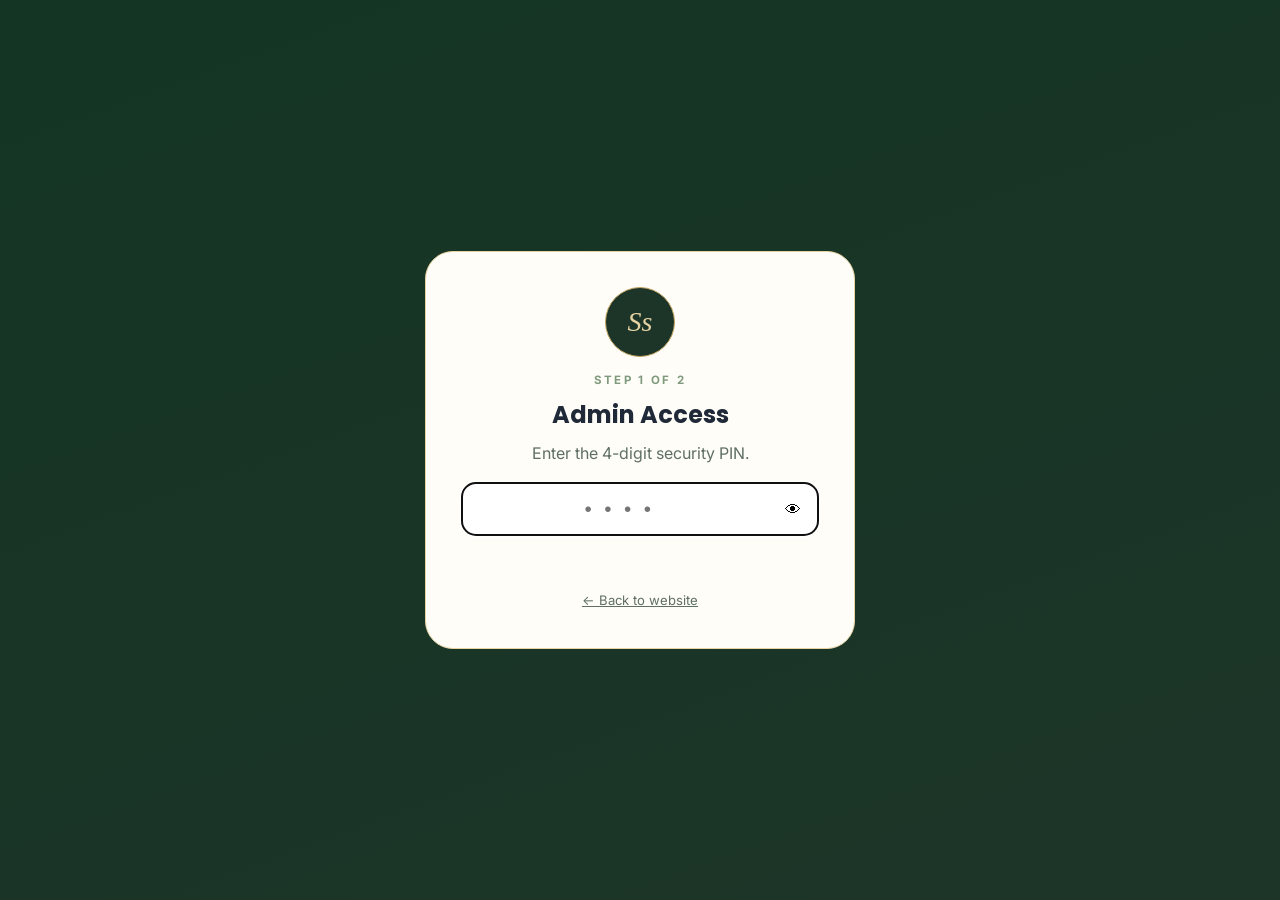
<file: friend-site/admin.html>
<!DOCTYPE html>
<html lang="en">
<head>
  <meta charset="UTF-8">
  <meta name="viewport" content="width=device-width, initial-scale=1.0">
  <meta name="robots" content="noindex, nofollow">
  <title>SwiftSite – Admin Panel</title>
  <link rel="preconnect" href="https://fonts.googleapis.com">
  <link rel="preconnect" href="https://fonts.gstatic.com" crossorigin>
  <link href="https://fonts.googleapis.com/css2?family=Inter:wght@400;500;600;700;800&family=Poppins:wght@600;700;800&display=swap" rel="stylesheet">
  <link rel="stylesheet" href="style.css">
</head>
<body data-page="admin">

<!-- ===== LOCK SCREEN ===== -->
<div id="lock" class="lock-screen">
  <div class="lock-card">
    <div class="lock-badge">Ss</div>
    <div id="s1">
      <p class="lock-step">STEP 1 OF 2</p>
      <h2>Admin Access</h2>
      <p class="lock-sub">Enter the 4-digit security PIN.</p>
      <div class="pw"><input id="pin" type="password" inputmode="numeric" maxlength="4" placeholder="••••" autocomplete="off" autofocus style="text-align:center;letter-spacing:.6em;font-size:1.3rem"><button class="eye" data-eye="pin" type="button" aria-label="Show PIN">👁</button></div>
      <div class="lock-msg" id="m1"></div>
    </div>
    <div id="s2" class="hidden">
      <p class="lock-step">STEP 2 OF 2</p>
      <h2>Owner Login</h2>
      <p class="lock-sub">Confirm your name and password.</p>
      <div class="pw"><input id="nm" type="text" placeholder="Name" autocomplete="off"></div>
      <div class="pw"><input id="pw" type="password" placeholder="Password" autocomplete="off"><button class="eye" data-eye="pw" type="button" aria-label="Show password">👁</button></div>
      <div class="lock-msg" id="m2"></div>
      <button class="btn-g" id="login" type="button" style="width:100%;margin-top:8px">Unlock Admin →</button>
    </div>
    <a class="home-link" href="index.html">← Back to website</a>
  </div>
</div>

<!-- ===== ADMIN APP ===== -->
<div id="app" class="admin-app hidden">
  <aside class="aside">
    <div class="brand"><span class="ss">Ss</span><div><strong>SwiftSite</strong><small>ADMIN PANEL</small></div></div>
    <nav>
      <a href="#" class="on" data-tab="dash" data-title="Dashboard">🏠 Dashboard</a>
      <a href="#" data-tab="logo" data-title="Logo &amp; brand">🖼 Logo &amp; brand</a>
      <a href="#" data-tab="home" data-title="Home page">✨ Home page</a>
      <a href="#" data-tab="about" data-title="About page">👤 About page</a>
      <a href="#" data-tab="services" data-title="Services">🛠 Services</a>
      <a href="#" data-tab="prices" data-title="Pricing PKR / USD">💰 Pricing PKR/USD</a>
      <a href="#" data-tab="projects" data-title="Projects">📁 Projects</a>
      <a href="#" data-tab="contact" data-title="Contact &amp; social">📞 Contact &amp; social</a>
      <a href="#" data-tab="bot" data-title="AI chatbot">🤖 AI chatbot</a>
      <a href="#" data-tab="sec" data-title="Login &amp; security">🔒 Login &amp; security</a>
    </nav>
    <div class="aside-foot">
      <a class="back" href="index.html">← View website</a>
      <button class="back" id="lockBtn" type="button">🔒 Lock</button>
    </div>
  </aside>

  <div class="admin-main">
    <header class="admin-top">
      <h1 id="title">Dashboard</h1>
      <div class="row-btns">
        <span class="live off" id="live" data-state="load">Connecting…</span>
        <a class="btn-w" href="index.html" target="_blank" rel="noopener">View website</a>
        <button class="btn-y" id="saveTop" type="button">💾 Save</button>
      </div>
    </header>

    <!-- Dashboard -->
    <section class="admin-body on" data-sec="dash">
      <div class="dash-grid">
        <div class="dash-card"><span>Brand</span><b id="d-brand">—</b></div>
        <div class="dash-card"><span>Projects</span><b id="d-proj">—</b></div>
        <div class="dash-card"><span>Live data size</span><b id="d-size">—</b></div>
        <div class="dash-card"><span>Last saved</span><b id="d-saved" style="font-size:1rem">—</b></div>
      </div>
      <div class="card" style="margin-top:1rem">
        <h2>Your images</h2>
        <p class="hint">These are the pictures visitors see right now.</p>
        <div class="dash-imgs">
          <figure><div class="thumb contain" data-dash="logo"></div>Logo<br><button class="btn-w" type="button" data-go="logo">Change</button></figure>
          <figure><div class="thumb round" data-dash="photoHome"></div>Home photo<br><button class="btn-w" type="button" data-go="home">Change</button></figure>
          <figure><div class="thumb round" data-dash="photoAbout"></div>About photo<br><button class="btn-w" type="button" data-go="about">Change</button></figure>
        </div>
      </div>
      <div class="card">
        <h2>How this panel works</h2>
        <p class="hint" style="margin:0">Every change saves by itself about 2 seconds after you stop typing, and then shows for all visitors. Wait for <b>✓ Live for everyone</b> before you close the page.<br><br>Open this panel with <b>Windows + Ctrl + Shift + M</b> on any page of the website, or type <b>/admin.html</b> after the website address (use that on a phone).</p>
      </div>
    </section>

    <!-- Logo & brand -->
    <section class="admin-body" data-sec="logo">
      <div class="card">
        <h2>Logo image</h2>
        <p class="hint">Shown in the navbar and footer of every page. Upload a file, or paste a <b>direct image link</b>. For postimg.cc: open your picture, right-click it → <b>Copy image address</b> (it starts with <code>https://i.postimg.cc/</code>).</p>
        <div class="img-field" data-key="logo"></div>
      </div>
      <div class="card">
        <h2>Brand</h2>
        <div class="grid4">
          <div><label class="l" for="f-brand">Brand name</label><input class="i" id="f-brand"></div>
          <div><label class="l" for="f-name">Your name</label><input class="i" id="f-name"></div>
          <div><label class="l" for="f-role">Role</label><input class="i" id="f-role"></div>
          <div><label class="l" for="f-location">Location</label><input class="i" id="f-location"></div>
        </div>
      </div>
    </section>

    <!-- Home page -->
    <section class="admin-body" data-sec="home">
      <div class="card">
        <h2>Home page photo</h2>
        <p class="hint">The round portrait on the Home page. “Original photo” brings back the picture the website came with.</p>
        <div class="img-field" data-key="photoHome"></div>
      </div>
      <div class="card">
        <h2>Home page text</h2>
        <label class="l" for="f-heroTitle">Name line</label><input class="i" id="f-heroTitle">
        <label class="l" for="f-heroRole">Role line</label><input class="i" id="f-heroRole">
        <label class="l" for="f-heroDesc">Description</label><textarea class="i" id="f-heroDesc" rows="3"></textarea>
      </div>
    </section>

    <!-- About page -->
    <section class="admin-body" data-sec="about">
      <div class="card">
        <h2>About page photo</h2>
        <p class="hint">The round portrait on the About page. It can be different from the Home photo.</p>
        <div class="img-field" data-key="photoAbout"></div>
      </div>
      <div class="card">
        <h2>About text</h2>
        <p class="hint">The first paragraph on the About page.</p>
        <textarea class="i" id="f-aboutText" rows="5"></textarea>
      </div>
    </section>

    <!-- Services -->
    <section class="admin-body" data-sec="services">
      <div class="card">
        <h2>Services</h2>
        <p class="hint">The six service cards are part of the Services page. Their prices are set on the pricing screen.</p>
        <button class="btn-g" type="button" data-go="prices">Open pricing →</button>
      </div>
    </section>

    <!-- Pricing -->
    <section class="admin-body" data-sec="prices">
      <div class="card">
        <h2>Pricing PKR / USD</h2>
        <p class="hint">Type a price in 🇵🇰 PKR and USD fills in by itself — or type 🇺🇸 USD and PKR fills in. 🗑 removes a price; the website then shows “Price on request”.</p>
        <div style="max-width:220px"><label class="l" for="rate">1 USD = PKR</label><input class="i" id="rate" type="number" min="1"></div>
        <div class="price-line price-head"><span>Service</span><span>🇵🇰 PKR</span><span>🇺🇸 USD</span><span></span></div>
        <div id="priceRows"></div>
      </div>
    </section>

    <!-- Projects -->
    <section class="admin-body" data-sec="projects">
      <div class="card">
        <div class="row-btns" style="justify-content:space-between"><h2 style="margin:0">Projects</h2><button class="btn-g" type="button" id="addProj">+ Add project</button></div>
        <p class="hint" style="margin:.6rem 0 0">Each project can have an uploaded picture or an image link, a demo link and a GitHub link.</p>
      </div>
      <div id="projList"></div>
    </section>

    <!-- Contact & social -->
    <section class="admin-body" data-sec="contact">
      <div class="card">
        <h2>Contact &amp; social</h2>
        <p class="hint">Clear a field to remove that link from the website. WhatsApp: country code and number, digits only (for example 923133073742).</p>
        <div class="grid2">
          <div><label class="l" for="f-email">Email</label><input class="i" id="f-email" type="email"></div>
          <div><label class="l" for="f-whatsapp">WhatsApp number</label><input class="i" id="f-whatsapp" inputmode="tel"></div>
          <div><label class="l" for="f-phone">Phone as shown on the website</label><input class="i" id="f-phone"></div>
          <div><label class="l" for="f-github">GitHub link</label><input class="i" id="f-github" placeholder="https://github.com/…"></div>
          <div><label class="l" for="f-instagram">Instagram link</label><input class="i" id="f-instagram" placeholder="https://www.instagram.com/…"></div>
          <div><label class="l" for="f-linkedin">LinkedIn link</label><input class="i" id="f-linkedin" placeholder="https://www.linkedin.com/in/…"></div>
        </div>
        <p class="hint" style="margin:1rem 0 0">The contact form sends its messages to the email above. A new email address has to confirm FormSubmit's activation email once before messages arrive.</p>
      </div>
    </section>

    <!-- AI chatbot -->
    <section class="admin-body" data-sec="bot">
      <div class="card">
        <h2>AI chatbot</h2>
        <label class="l" style="display:flex;gap:.5rem;align-items:center"><input type="checkbox" id="botOn"> Show the chatbot on the website</label>
        <label class="l" for="botName">Bot name</label><input class="i" id="botName">
        <label class="l" for="botGreet">Greeting (empty = default greeting)</label><textarea class="i" id="botGreet" rows="2"></textarea>
        <label class="l" for="botContact">Contact reply (empty = the bot lists your email, WhatsApp and Instagram)</label><textarea class="i" id="botContact" rows="2"></textarea>
      </div>
      <div class="card">
        <div class="row-btns" style="justify-content:space-between"><h2 style="margin:0">Custom answers</h2><button class="btn-g" type="button" id="addFaq">+ Add New AI Message</button></div>
        <p class="hint" style="margin:.6rem 0 1rem">Separate keywords with commas. When a visitor's question contains one of them, the bot gives your answer.</p>
        <div id="faqs"></div>
      </div>
    </section>

    <!-- Login & security -->
    <section class="admin-body" data-sec="sec">
      <div class="card">
        <h2>Login &amp; security</h2>
        <p class="hint" style="margin:0">There is no admin button on the website. This panel opens with <b>Windows + Ctrl + Shift + M</b> or at <b>/admin.html</b>, and it locks again every time you leave it.<br><br>The PIN, name and password are written inside <code>admin.html</code>. Anyone who opens the website's files can read them, and anyone who knows the address can reach this login page. The lock keeps casual visitors out, but it is not real security.</p>
      </div>
    </section>

    <div class="bar-bot">
      <span class="hint" style="margin:0">Changes save automatically and go live for everyone.</span>
      <button class="btn-y" id="saveBot" type="button">💾 Save now</button>
    </div>
  </div>
</div>

<div class="toast" id="toast"></div>

<script src="script.js"></script>
<script>
(function () {
  "use strict";
  var S = window.SSCloud, PHOTO = S.PHOTO, SERVICES = S.SERVICES;
  var ADMIN = { pin: "6247", secret: "7426", name: "MHARRYJS", pass: "Mharryjs123@" };
  var INSULT = "BSDK — Aap MHARRYJS website ke owner nahi ho! Jao gand marwao, boss se lund ka sir! 😤";
  var FIELDS = ["brand", "name", "role", "location", "heroTitle", "heroRole", "heroDesc", "aboutText", "email", "phone", "whatsapp", "instagram", "github", "linkedin"];
  var IMG = {
    logo:       { max: 200, mime: "image/png",  q: 1,    fallback: "",    none: "the built-in SS logo" },
    photoHome:  { max: 720, mime: "image/jpeg", q: 0.82, fallback: PHOTO, none: "the original photo" },
    photoAbout: { max: 720, mime: "image/jpeg", q: 0.82, fallback: PHOTO, none: "the original photo" }
  };
  var CATS = [["web", "Web"], ["ai", "AI"], ["ecom", "E-Commerce"]];
  var loaded = false, saving = false, again = false, dirty = false, warned = false, timer = null;
  var app = document.getElementById("app");

  function $(id) { return document.getElementById(id); }
  function each(sel, fn, root) { Array.prototype.forEach.call((root || document).querySelectorAll(sel), fn); }
  function esc(s) { return String(s == null ? "" : s).replace(/[&<>"']/g, function (c) { return { "&": "&amp;", "<": "&lt;", ">": "&gt;", '"': "&quot;", "'": "&#39;" }[c]; }); }
  function toast(m, t) { window.showToast(m, t); }
  function setThumb(el, src) {
    if (!el) return;
    el.style.backgroundImage = src ? 'url("' + String(src).replace(/"/g, "%22") + '")' : "";
    el.classList.toggle("empty", !src);
  }
  var C = S.merge((function () { try { return JSON.parse(localStorage.getItem(S.KEY)); } catch (e) { return null; } })());

  /* ================= LOCK ================= */
  // coming back with the browser's Back button must ask for the PIN again
  window.addEventListener("pageshow", function (e) { if (e.persisted) location.reload(); });

  document.addEventListener("click", function (e) {
    var b = e.target.closest("[data-eye]"); if (!b) return;
    var i = $(b.getAttribute("data-eye")), show = i.type === "password";
    i.type = show ? "text" : "password"; b.textContent = show ? "🙈" : "👁";
  });

  function openApp() {
    $("lock").classList.add("hidden"); app.classList.remove("hidden");
    loadLive();
  }
  $("pin").addEventListener("input", function () {
    var pin = $("pin"), m = $("m1"), v = pin.value.replace(/\D/g, "");
    pin.value = v;
    if (v.length < 4) { m.className = "lock-msg"; m.textContent = ""; return; }
    if (v === ADMIN.secret) {
      m.className = "lock-msg good"; m.textContent = "Welcome Mharryjs 😎👑"; pin.disabled = true;
      setTimeout(openApp, 1200);
    } else if (v === ADMIN.pin) {
      m.className = "lock-msg good"; m.textContent = "Welcome Harry 👑 — aapka intezaar tha, sir!"; pin.disabled = true;
      setTimeout(function () { $("s1").classList.add("hidden"); $("s2").classList.remove("hidden"); $("nm").focus(); }, 1300);
    } else {
      m.className = "lock-msg bad"; m.textContent = INSULT;
      setTimeout(function () { pin.value = ""; }, 450);
    }
  });
  function login() {
    var m = $("m2");
    if ($("nm").value.trim().toUpperCase() === ADMIN.name && $("pw").value === ADMIN.pass) {
      m.className = "lock-msg good"; m.textContent = "Access granted ✓";
      setTimeout(openApp, 500);
    } else { m.className = "lock-msg bad"; m.textContent = "Ghalat naam ya password — dobara koshish karein."; }
  }
  $("login").addEventListener("click", login);
  $("pw").addEventListener("keydown", function (e) { if (e.key === "Enter") login(); });

  /* ================= NAVIGATION + STATUS ================= */
  function go(tab) {
    var link = document.querySelector('.aside nav a[data-tab="' + tab + '"]');
    each(".aside nav a", function (a) { a.classList.toggle("on", a === link); });
    each(".admin-body", function (s) { s.classList.toggle("on", s.getAttribute("data-sec") === tab); });
    if (link) $("title").textContent = link.getAttribute("data-title");
    window.scrollTo(0, 0);
  }
  var LIVE = {
    load:    ["Connecting…", true],
    pending: ["● Unsaved changes…", true],
    saving:  ["Saving…", true],
    ok:      ["✓ Live for everyone 🌍", false],
    fail:    ["❌ Not saved — press Save", true],
    offline: ["❌ Not connected — tap to retry", true]
  };
  function setLive(k) { var el = $("live"); el.textContent = LIVE[k][0]; el.classList.toggle("off", LIVE[k][1]); el.setAttribute("data-state", k); }

  /* ================= IMAGES ================= */
  // every .img-field gets: preview, upload, reset, link box
  each(".img-field", function (f) {
    var logo = f.getAttribute("data-key") === "logo";
    f.innerHTML = '<div class="thumb ' + (logo ? "contain" : "round") + '"></div><div class="col">' +
      '<div class="row-btns"><label class="btn-g">↑ Upload image<input type="file" class="f" accept="image/*" hidden></label>' +
      '<button type="button" class="x ' + (logo ? "btn-r" : "btn-w") + '">' + (logo ? "🗑 Remove" : "↺ Original photo") + "</button></div>" +
      '<p class="state"></p><input class="i u" type="url" placeholder="…or paste a direct image link (https://)"></div>';
  });

  function drawImg(key) {
    var f = document.querySelector('.img-field[data-key="' + key + '"]'), o = IMG[key], v = C[key] || "";
    setThumb(f.querySelector(".thumb"), v || o.fallback);
    f.querySelector(".u").value = /^https?:/i.test(v) ? v : "";
    f.querySelector(".state").textContent = "Now showing: " + (!v ? o.none : /^data:/.test(v) ? "your uploaded image" : "your image link") + ".";
    setThumb(document.querySelector('[data-dash="' + key + '"]'), v || o.fallback);
  }

  // shrink an uploaded picture so the live data stays small
  function compress(file, max, mime, q) {
    return new Promise(function (res, rej) {
      if (!/^image\//.test(file.type)) { rej(new Error("Please choose an image file.")); return; }
      var r = new FileReader();
      r.onerror = function () { rej(new Error("This file could not be read.")); };
      r.onload = function () {
        var img = new Image();
        img.onerror = function () { rej(new Error("This image could not be opened. Try a JPG or PNG.")); };
        img.onload = function () {
          var w = img.naturalWidth || max, h = img.naturalHeight || max, k = Math.min(1, max / Math.max(w, h));
          var c = document.createElement("canvas");
          c.width = Math.max(1, Math.round(w * k)); c.height = Math.max(1, Math.round(h * k));
          var ctx = c.getContext("2d");
          if (mime === "image/jpeg") { ctx.fillStyle = "#fff"; ctx.fillRect(0, 0, c.width, c.height); }
          ctx.drawImage(img, 0, 0, c.width, c.height);
          res(c.toDataURL(mime, q));
        };
        img.src = r.result;
      };
      r.readAsDataURL(file);
    });
  }

  // a pasted link must really open as a picture before it goes live
  function checkLink(url) {
    if (!/^https?:\/\//i.test(url)) return Promise.reject(new Error("The link must start with https://"));
    if (/^https?:\/\/(www\.)?postimg\.cc\//i.test(url)) return Promise.reject(new Error("That is a postimg page link, not the picture. Open it, right-click the picture → Copy image address (it starts with https://i.postimg.cc/)."));
    return new Promise(function (res, rej) {
      var img = new Image(), done = false;
      var t = setTimeout(function () { if (!done) { done = true; rej(new Error("This link took too long to load.")); } }, 10000);
      img.onload = function () { if (done) return; done = true; clearTimeout(t); res(url); };
      img.onerror = function () { if (done) return; done = true; clearTimeout(t); rej(new Error("This link did not open as a picture. Use the direct image address.")); };
      img.src = url;
    });
  }

  /* ================= PRICES ================= */
  function drawPrices() {
    $("priceRows").innerHTML = SERVICES.map(function (s) {
      var p = (C.prices || {})[s[0]] || {};
      return '<div class="price-line"><span>' + esc(s[1]) + '</span>' +
        '<input class="i pk" data-id="' + s[0] + '" inputmode="numeric" placeholder="PKR" value="' + esc(p.pk) + '">' +
        '<input class="i us" data-id="' + s[0] + '" inputmode="numeric" placeholder="USD" value="' + esc(p.us) + '">' +
        '<button class="btn-r pr-del" type="button" title="Remove price">🗑</button></div>';
    }).join("");
  }
  function priceBox(cls, id) { return document.querySelector("#priceRows ." + cls + '[data-id="' + id + '"]'); }
  $("priceRows").addEventListener("input", function (e) {
    var el = e.target, id = el.getAttribute("data-id"); if (!id) return;
    var rate = Number($("rate").value) || 280, isPk = el.classList.contains("pk");
    var v = parseFloat(el.value.replace(/[^\d.]/g, ""));
    priceBox(isPk ? "us" : "pk", id).value = v > 0 ? (isPk ? Math.max(1, Math.round(v / rate)) : Math.round(v * rate / 100) * 100) : "";
  });
  $("priceRows").addEventListener("click", function (e) {
    var b = e.target.closest(".pr-del"); if (!b) return;
    each("input", function (i) { i.value = ""; }, b.parentNode);
    schedule();
  });
  $("rate").addEventListener("input", function () {
    var rate = Number($("rate").value) || 280;
    each("#priceRows .us", function (us) {
      var v = parseFloat(us.value);
      if (v > 0) priceBox("pk", us.getAttribute("data-id")).value = Math.round(v * rate / 100) * 100;
    });
  });

  /* ================= PROJECTS ================= */
  function drawProjects() {
    var list = C.projects || [];
    $("projList").innerHTML = list.map(function (p, i) {
      var link = /^https?:/i.test(p.img || "") ? p.img : "";
      return '<div class="card proj" data-pi="' + i + '">' +
        '<div class="proj-head"><div class="thumb"></div><div class="row-btns">' +
          '<label class="btn-g">🖼 Upload image<input type="file" class="p-file" accept="image/*" hidden></label>' +
          '<button class="btn-w p-noimg" type="button">Remove image</button>' +
          '<button class="btn-r p-del" type="button">🗑 Delete project</button></div></div>' +
        '<div class="grid2"><div><label class="l">Project name</label><input class="i p-title" value="' + esc(p.title) + '"></div>' +
          '<div><label class="l">Category</label><select class="i p-cat">' + CATS.map(function (c) { return '<option value="' + c[0] + '"' + (p.cat === c[0] ? " selected" : "") + ">" + c[1] + "</option>"; }).join("") + "</select></div></div>" +
        '<label class="l">Description</label><textarea class="i p-desc" rows="2">' + esc(p.desc) + "</textarea>" +
        '<div class="grid2"><div><label class="l">🚀 Demo link</label><input class="i p-demo" placeholder="https://" value="' + esc(p.demo) + '"></div>' +
          '<div><label class="l">💻 GitHub link</label><input class="i p-gh" placeholder="https://" value="' + esc(p.github) + '"></div></div>' +
        '<div class="grid2"><div><label class="l">Image link (instead of an upload)</label><input class="i p-img" placeholder="https://i.postimg.cc/…" value="' + esc(link) + '"></div>' +
          '<div><label class="l">Technologies (comma separated)</label><input class="i p-tech" value="' + esc((p.tech || []).join(", ")) + '"></div></div>' +
        "</div>";
    }).join("") || '<div class="card"><p class="hint" style="margin:0">No projects yet — press “+ Add project”.</p></div>';
    each("#projList .proj", function (row) { setThumb(row.querySelector(".thumb"), (list[+row.getAttribute("data-pi")] || {}).img); });
    $("d-proj").textContent = list.length;
  }
  // copy what is typed in the rows back into C.projects (uploaded pictures stay in memory)
  function syncProjects() {
    var old = C.projects || [];
    C.projects = Array.prototype.map.call(document.querySelectorAll("#projList .proj"), function (row) {
      var o = old[+row.getAttribute("data-pi")] || {}, link = row.querySelector(".p-img").value.trim();
      function v(c) { return row.querySelector(c).value.trim(); }
      return {
        id: o.id || "p" + Date.now() + Math.random().toString(36).slice(2, 6),
        title: v(".p-title"), cat: v(".p-cat"), desc: v(".p-desc"), demo: v(".p-demo"), github: v(".p-gh"),
        img: link || (/^data:/.test(o.img || "") ? o.img : ""),
        tech: v(".p-tech").split(",").map(function (s) { return s.trim(); }).filter(Boolean)
      };
    });
  }
  $("addProj").addEventListener("click", function () {
    syncProjects();
    C.projects.unshift({ id: "p" + Date.now(), title: "New project", cat: "web", desc: "", tech: [], img: "", demo: "", github: C.github || "" });
    drawProjects(); schedule();
    var first = document.querySelector("#projList .p-title"); if (first) { first.focus(); first.select(); }
  });
  $("projList").addEventListener("click", function (e) {
    var row = e.target.closest(".proj"); if (!row) return;
    var i = +row.getAttribute("data-pi");
    if (e.target.closest(".p-del")) {
      if (!confirm("Delete this project from the website?")) return;
      syncProjects(); C.projects.splice(i, 1); drawProjects(); schedule();
    } else if (e.target.closest(".p-noimg")) {
      syncProjects(); C.projects[i].img = ""; drawProjects(); schedule();
    }
  });

  /* ================= CHATBOT ANSWERS ================= */
  function drawFaqs() {
    $("faqs").innerHTML = (C.bot.faqs || []).map(function (f) {
      return '<div class="a-faq"><input class="i fk" placeholder="keywords, e.g. discount, offer" value="' + esc(f.k) + '">' +
        '<textarea class="i fa" rows="2" placeholder="Answer">' + esc(f.a) + '</textarea><button class="btn-r f-del" type="button" title="Delete">🗑</button></div>';
    }).join("");
  }
  function syncFaqs() {
    C.bot.faqs = Array.prototype.map.call(document.querySelectorAll("#faqs .a-faq"), function (r) {
      return { k: r.querySelector(".fk").value.trim(), a: r.querySelector(".fa").value.trim() };
    });
  }
  $("addFaq").addEventListener("click", function () {
    syncFaqs(); C.bot.faqs.push({ k: "", a: "" }); drawFaqs();
    var rows = document.querySelectorAll("#faqs .fk"); if (rows.length) rows[rows.length - 1].focus();
  });
  $("faqs").addEventListener("click", function (e) {
    var b = e.target.closest(".f-del"); if (!b) return;
    var idx = Array.prototype.indexOf.call($("faqs").children, b.parentNode);
    syncFaqs(); C.bot.faqs.splice(idx, 1); drawFaqs(); schedule();
  });

  /* ================= FILL / COLLECT ================= */
  function dash(kb) {
    $("d-brand").textContent = C.brand || "SwiftSite";
    $("d-proj").textContent = (C.projects || []).length;
    $("d-saved").textContent = C.savedAt ? new Date(C.savedAt).toLocaleString() : "Not saved yet";
    if (kb) $("d-size").textContent = kb + " KB";
  }
  function fill() {
    FIELDS.forEach(function (k) { $("f-" + k).value = C[k] == null ? "" : C[k]; });
    $("rate").value = C.rate || 280;
    $("botOn").checked = C.bot.enabled !== false;
    $("botName").value = C.bot.name || "Swifty";
    $("botGreet").value = C.bot.greeting || "";
    $("botContact").value = C.bot.contact || "";
    Object.keys(IMG).forEach(drawImg);
    drawPrices(); drawProjects(); drawFaqs(); dash();
  }
  function collect() {
    FIELDS.forEach(function (k) { C[k] = $("f-" + k).value.trim(); });
    C.rate = Number($("rate").value) || 280;
    C.prices = {};
    SERVICES.forEach(function (s) { C.prices[s[0]] = { pk: priceBox("pk", s[0]).value.trim(), us: priceBox("us", s[0]).value.trim() }; });
    syncProjects(); syncFaqs();
    C.bot.enabled = $("botOn").checked;
    C.bot.name = $("botName").value.trim() || "Swifty";
    C.bot.greeting = $("botGreet").value.trim();
    C.bot.contact = $("botContact").value.trim();
    C.v = 2; C.savedAt = Date.now();
    return C;
  }

  /* ================= LOAD + SAVE (cloud) ================= */
  function loadLive() {
    setLive("load");
    S.get().then(function (d) {
      C = S.merge(d);
      fill(); loaded = true; dirty = false; warned = false; setLive("ok");
      $("d-size").textContent = d ? Math.max(1, Math.round(JSON.stringify(d).length / 1024)) + " KB" : "Nothing saved yet";
    }).catch(function () {
      loaded = false; fill(); setLive("offline");
      toast("❌ Could not load the live data. Saving is paused so nothing gets overwritten. Check the internet or turn off the ad-blocker for this site, then tap “Not connected”.", "error");
    });
  }

  function schedule() {
    if (!loaded) {
      if (!warned) { warned = true; toast("❌ Not connected — your changes are not being saved. Tap “Not connected” to retry.", "error"); }
      return;
    }
    dirty = true;
    if (saving) { again = true; return; }
    setLive("pending");
    clearTimeout(timer); timer = setTimeout(save, 1800);
  }

  function save() {
    clearTimeout(timer);
    if (!loaded) { loadLive(); return; }
    if (saving) { again = true; return; }
    saving = true; again = false;
    var data = collect(), stamp = data.savedAt, json = JSON.stringify(data), kb = Math.max(1, Math.round(json.length / 1024));
    setLive("saving");
    S.put(json)
      .then(function () { return S.get(); })                       // read it back: only then is it really live
      .then(function (back) {
        if (!back || back.savedAt !== stamp) throw new Error("not stored");
        try { localStorage.setItem(S.KEY, json); } catch (e) {}
        dirty = again; setLive(again ? "pending" : "ok"); dash(kb);
      })
      .catch(function () {
        dirty = true; setLive("fail");
        toast("❌ Not saved. Check the internet or turn off the ad-blocker for this site, then press Save. If it keeps failing, the pictures may be too big — use image links instead of uploads. (Data: " + kb + " KB)", "error");
      })
      .then(function () { saving = false; if (again) schedule(); });
  }

  window.addEventListener("beforeunload", function (e) { if (dirty || saving) { e.preventDefault(); e.returnValue = ""; } });

  /* ================= EVENTS ================= */
  app.addEventListener("click", function (e) {
    var t = e.target, el;
    if ((el = t.closest("[data-tab]"))) { e.preventDefault(); go(el.getAttribute("data-tab")); }
    else if ((el = t.closest("[data-go]"))) go(el.getAttribute("data-go"));
    else if ((el = t.closest(".img-field .x"))) {
      var key = el.closest(".img-field").getAttribute("data-key");
      C[key] = ""; drawImg(key); schedule();
    }
    else if (t.closest("#saveTop, #saveBot")) save();
    else if (t.closest("#live")) { if (!loaded) loadLive(); }
    else if (t.closest("#lockBtn")) location.reload();
  });

  app.addEventListener("change", function (e) {
    var t = e.target, field = t.closest(".img-field"), row = t.closest(".proj");
    if (field) {
      var key = field.getAttribute("data-key"), o = IMG[key];
      if (t.classList.contains("f") && t.files && t.files[0]) {
        compress(t.files[0], o.max, o.mime, o.q)
          .then(function (data) { C[key] = data; drawImg(key); schedule(); toast("Image added ✓", "success"); })
          .catch(function (err) { toast("❌ " + err.message, "error"); });
        t.value = "";
      } else if (t.classList.contains("u")) {
        var v = t.value.trim();
        if (!v) { if (/^https?:/i.test(C[key] || "")) { C[key] = ""; drawImg(key); schedule(); } return; }
        checkLink(v)
          .then(function () { C[key] = v; drawImg(key); schedule(); toast("Image link added ✓", "success"); })
          .catch(function (err) { toast("❌ " + err.message, "error"); });
      }
    } else if (row) {
      var i = +row.getAttribute("data-pi");
      if (t.classList.contains("p-file") && t.files && t.files[0]) {
        compress(t.files[0], 900, "image/jpeg", 0.75)
          .then(function (data) {
            syncProjects(); if (!C.projects[i]) return;
            C.projects[i].img = data; drawProjects(); schedule(); toast("Project image added ✓", "success");
          })
          .catch(function (err) { toast("❌ " + err.message, "error"); });
        t.value = "";
      } else if (t.classList.contains("p-img")) {
        var link = t.value.trim();
        if (!link) { syncProjects(); drawProjects(); return; }
        checkLink(link)
          .then(function () { setThumb(row.querySelector(".thumb"), link); })
          .catch(function (err) { t.value = ""; toast("❌ " + err.message, "error"); schedule(); });
      }
    }
  });

  // typing anywhere in the panel = auto-save (image link boxes are checked first, on change)
  app.addEventListener("input", function (e) {
    var t = e.target;
    if (t.type === "file" || t.classList.contains("u")) return;
    schedule();
  });
})();
</script>
</body>
</html>
</file>
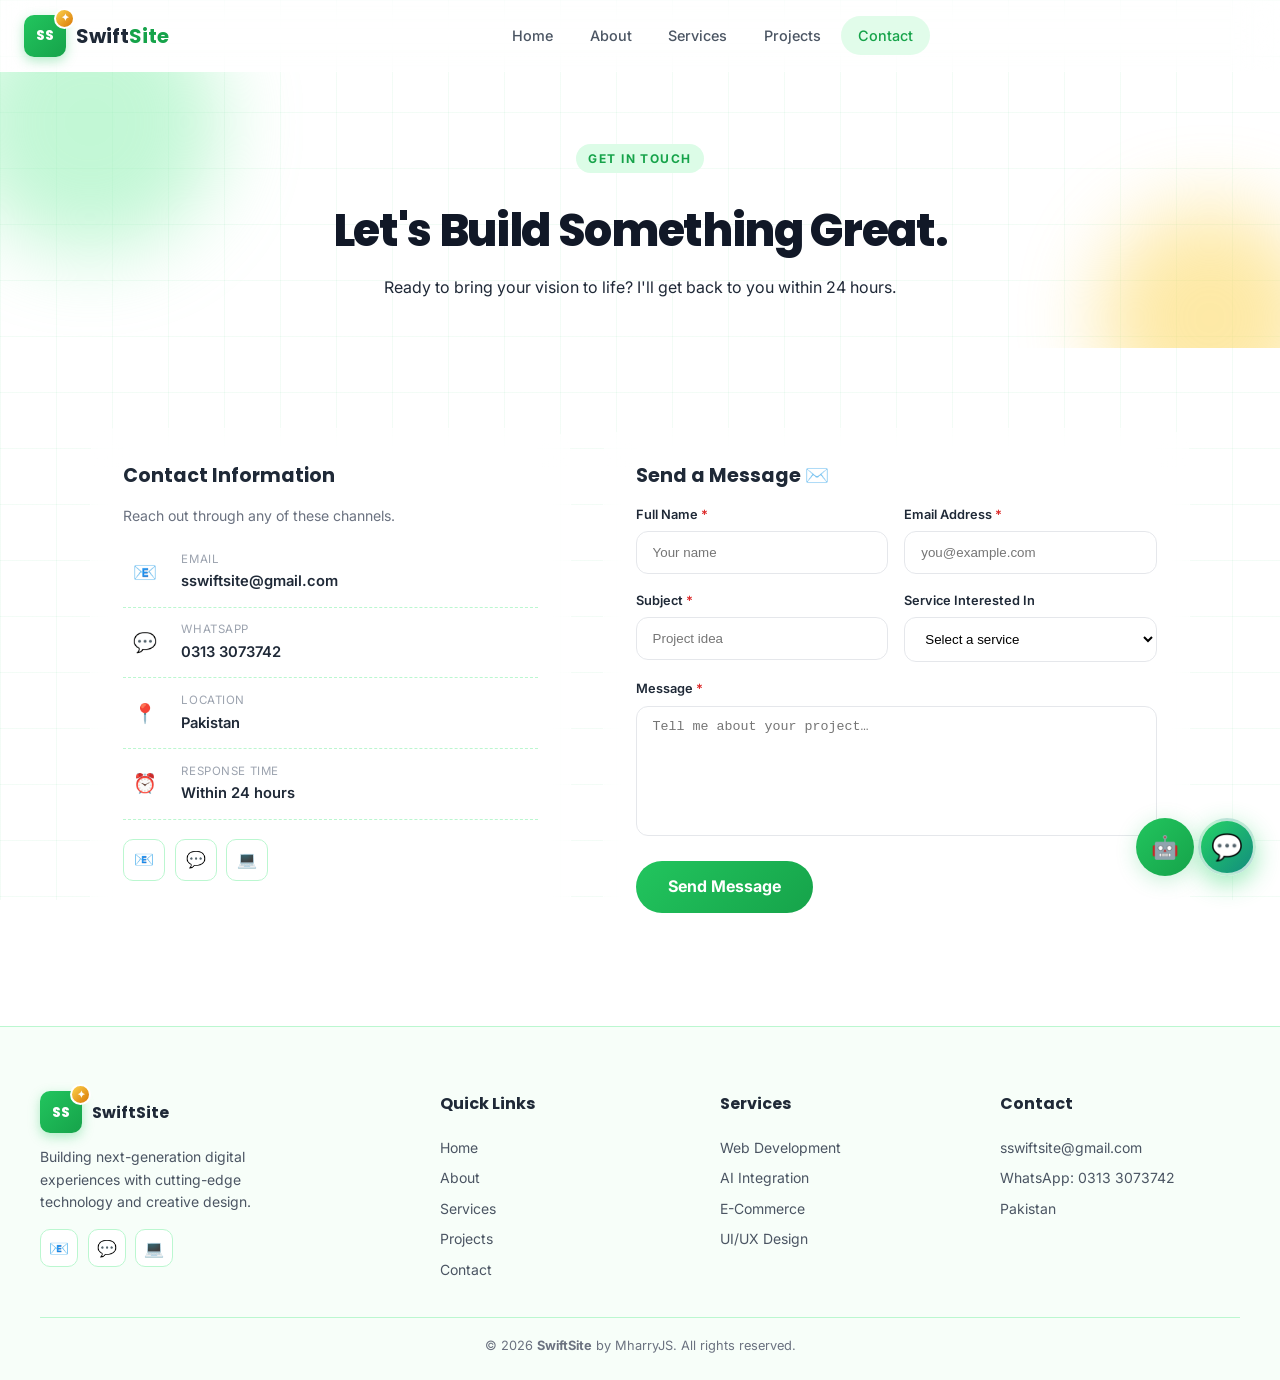
<file: friend-site/contact.html>
<!DOCTYPE html>
<html lang="en">
<head>
  <meta charset="UTF-8">
  <meta name="viewport" content="width=device-width, initial-scale=1.0">
  <title>SwiftSite – Contact</title>
  <meta name="description" content="Contact SwiftSite to discuss your website, AI or e-commerce project.">
  <link rel="preconnect" href="https://fonts.googleapis.com">
  <link rel="preconnect" href="https://fonts.gstatic.com" crossorigin>
  <link href="https://fonts.googleapis.com/css2?family=Inter:wght@400;500;600;700;800&family=Poppins:wght@600;700;800&display=swap" rel="stylesheet">
  <link rel="stylesheet" href="style.css">
</head>
<body data-page="contact">
  <div class="bg-grid"></div>
  <div class="loader" id="loader"><div class="loader-inner"><div class="loader-logo">SS</div><div class="loader-bar"><div class="loader-fill"></div></div></div></div>

  <nav class="navbar" id="navbar">
    <div class="nav-container">
      <a class="nav-logo" href="index.html">
        <span class="logo-icon"><img data-logo alt=""><span class="logo-txt">SS</span><span class="logo-badge">✦</span></span>
        <span class="logo-text" data-t="brand">Swift<span>Site</span></span>
      </a>
      <div class="nav-links">
        <a class="nav-link" data-page="home" href="index.html">Home</a>
        <a class="nav-link" data-page="about" href="about.html">About</a>
        <a class="nav-link" data-page="services" href="services.html">Services</a>
        <a class="nav-link" data-page="projects" href="projects.html">Projects</a>
        <a class="nav-link" data-page="contact" href="contact.html">Contact</a>
      </div>
      <div class="nav-right">
        <button class="hamburger" id="hamburger" aria-label="Menu"><span></span><span></span><span></span></button>
      </div>
    </div>
  </nav>
  <div class="mobile-menu" id="mobileMenu">
    <a href="index.html">Home</a><a href="about.html">About</a><a href="services.html">Services</a><a href="projects.html">Projects</a><a href="contact.html">Contact</a>
  </div>

  <main class="main-content">
    <div class="page-hero">
      <div class="page-hero-shape s1"></div><div class="page-hero-shape s2"></div>
      <div class="page-hero-content"><span class="section-tag">Get In Touch</span><h1>Let's Build Something Great.</h1><p>Ready to bring your vision to life? I'll get back to you within 24 hours.</p></div>
    </div>

    <div class="contact-section">
      <div class="contact-grid">
        <div class="contact-info-card">
          <h3>Contact Information</h3>
          <p>Reach out through any of these channels.</p>
          <div class="contact-info-item" data-show="email"><div class="contact-info-icon">📧</div><div><span>Email</span><a data-href="email" href="mailto:sswiftsite@gmail.com" data-t="email">sswiftsite@gmail.com</a></div></div>
          <div class="contact-info-item" data-show="whatsapp"><div class="contact-info-icon">💬</div><div><span>WhatsApp</span><a data-href="whatsapp" href="https://wa.me/923133073742" target="_blank" rel="noopener" data-t="phone">0313 3073742</a></div></div>
          <div class="contact-info-item"><div class="contact-info-icon">📍</div><div><span>Location</span><strong data-t="location">Pakistan</strong></div></div>
          <div class="contact-info-item"><div class="contact-info-icon">⏰</div><div><span>Response Time</span><strong>Within 24 hours</strong></div></div>
          <div class="contact-socials">
            <a data-href="email" href="mailto:sswiftsite@gmail.com" title="Email">📧</a>
            <a data-href="whatsapp" href="https://wa.me/923133073742" target="_blank" rel="noopener" title="WhatsApp">💬</a>
            <a data-href="github" href="https://github.com/Mharryjs" target="_blank" rel="noopener" title="GitHub">💻</a>
            <a data-href="instagram" href="#" target="_blank" rel="noopener" title="Instagram" style="display:none">📸</a>
            <a data-href="linkedin" href="#" target="_blank" rel="noopener" title="LinkedIn" style="display:none">💼</a>
          </div>
        </div>

        <div class="contact-form-wrap">
          <h3>Send a Message ✉️</h3>
          <form id="contactForm" novalidate>
            <div class="form-row">
              <div class="form-group"><label for="cfName">Full Name <span>*</span></label><input id="cfName" type="text" autocomplete="name" placeholder="Your name"></div>
              <div class="form-group"><label for="cfEmail">Email Address <span>*</span></label><input id="cfEmail" type="email" autocomplete="email" placeholder="you@example.com"></div>
            </div>
            <div class="form-row">
              <div class="form-group"><label for="cfSubject">Subject <span>*</span></label><input id="cfSubject" type="text" placeholder="Project idea"></div>
              <div class="form-group"><label for="cfService">Service Interested In</label>
                <select id="cfService">
                  <option value="">Select a service</option>
                  <option>Website Development</option><option>AI Integration</option><option>E-Commerce Solutions</option>
                  <option>UI/UX Design</option><option>Performance Optimization</option><option>Website Maintenance</option><option>Other</option>
                </select>
              </div>
            </div>
            <div class="form-group"><label for="cfMessage">Message <span>*</span></label><textarea id="cfMessage" placeholder="Tell me about your project…"></textarea></div>
            <button type="submit" class="btn-submit">Send Message</button>
          </form>
        </div>
      </div>
    </div>
  </main>

  <footer class="footer">
    <div class="footer-container">
      <div class="footer-grid">
        <div class="footer-brand">
          <div class="footer-logo"><span class="logo-icon"><img data-logo alt=""><span class="logo-txt">SS</span><span class="logo-badge">✦</span></span><span data-t="brand">SwiftSite</span></div>
          <p>Building next-generation digital experiences with cutting-edge technology and creative design.</p>
          <div class="footer-social">
            <a data-href="email" href="mailto:sswiftsite@gmail.com" title="Email">📧</a>
            <a data-href="whatsapp" href="https://wa.me/923133073742" target="_blank" rel="noopener" title="WhatsApp">💬</a>
            <a data-href="github" href="https://github.com/Mharryjs" target="_blank" rel="noopener" title="GitHub">💻</a>
            <a data-href="instagram" href="#" target="_blank" rel="noopener" title="Instagram" style="display:none">📸</a>
            <a data-href="linkedin" href="#" target="_blank" rel="noopener" title="LinkedIn" style="display:none">💼</a>
          </div>
        </div>
        <div class="footer-links-col"><h4>Quick Links</h4><a href="index.html">Home</a><a href="about.html">About</a><a href="services.html">Services</a><a href="projects.html">Projects</a><a href="contact.html">Contact</a></div>
        <div class="footer-links-col"><h4>Services</h4><a href="services.html">Web Development</a><a href="services.html">AI Integration</a><a href="services.html">E-Commerce</a><a href="services.html">UI/UX Design</a></div>
        <div class="footer-links-col"><h4>Contact</h4>
          <a data-href="email" href="mailto:sswiftsite@gmail.com" data-t="email">sswiftsite@gmail.com</a>
          <a data-href="whatsapp" href="https://wa.me/923133073742" target="_blank" rel="noopener">WhatsApp: <span data-t="phone">0313 3073742</span></a>
          <a href="contact.html" data-t="location">Pakistan</a>
        </div>
      </div>
      <div class="footer-bottom"><p>© 2026 <strong data-t="brand">SwiftSite</strong> by MharryJS. All rights reserved.</p></div>
    </div>
  </footer>

  <a class="whatsapp-float" data-href="whatsappChat" href="https://wa.me/923133073742?text=Hi%20Mharry!%20I%20found%20your%20portfolio%20and%20would%20like%20to%20discuss%20a%20project." target="_blank" rel="noopener" title="Chat on WhatsApp">💬</a>
  <div class="toast" id="toast"></div>
  <script src="script.js"></script>
</body>
</html>
</file>
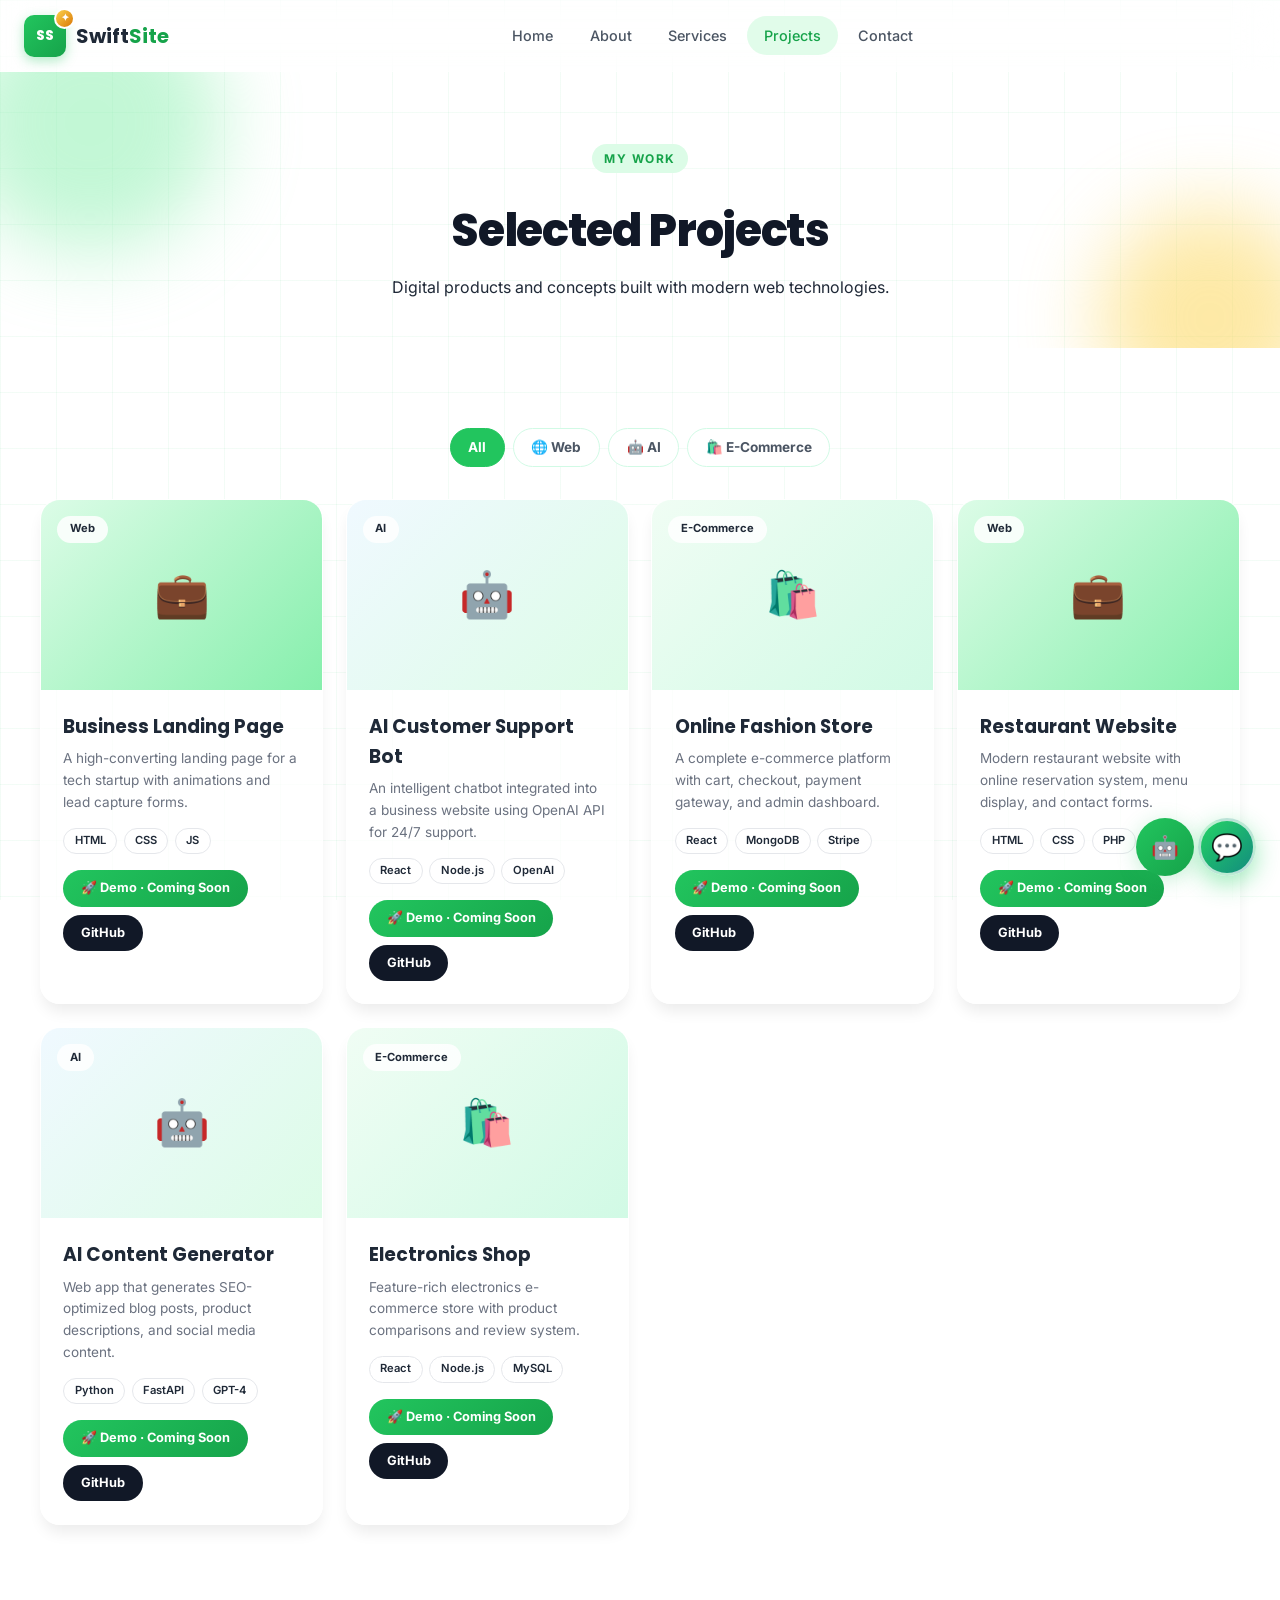
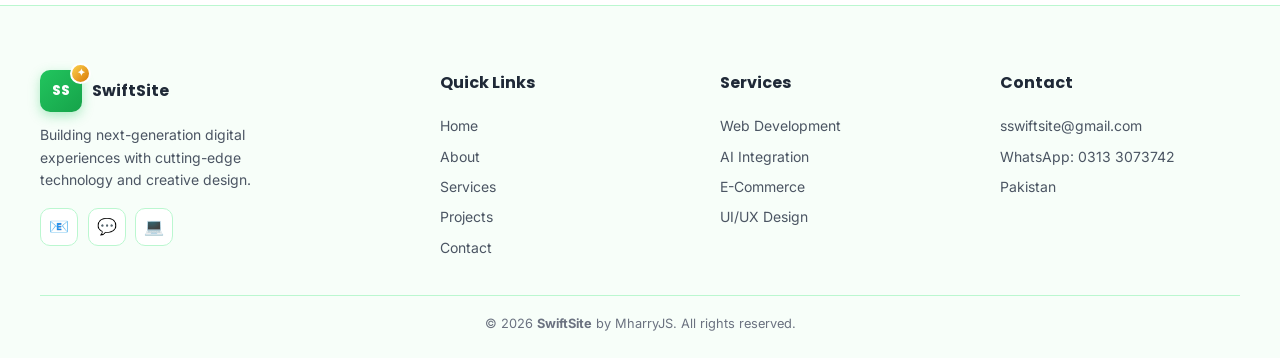
<file: friend-site/projects.html>
<!DOCTYPE html>
<html lang="en">
<head>
  <meta charset="UTF-8">
  <meta name="viewport" content="width=device-width, initial-scale=1.0">
  <title>SwiftSite – Projects</title>
  <meta name="description" content="Selected web, AI and e-commerce projects by SwiftSite.">
  <link rel="preconnect" href="https://fonts.googleapis.com">
  <link rel="preconnect" href="https://fonts.gstatic.com" crossorigin>
  <link href="https://fonts.googleapis.com/css2?family=Inter:wght@400;500;600;700;800&family=Poppins:wght@600;700;800&display=swap" rel="stylesheet">
  <link rel="stylesheet" href="style.css">
</head>
<body data-page="projects">
  <div class="bg-grid"></div>
  <div class="loader" id="loader"><div class="loader-inner"><div class="loader-logo">SS</div><div class="loader-bar"><div class="loader-fill"></div></div></div></div>

  <nav class="navbar" id="navbar">
    <div class="nav-container">
      <a class="nav-logo" href="index.html">
        <span class="logo-icon"><img data-logo alt=""><span class="logo-txt">SS</span><span class="logo-badge">✦</span></span>
        <span class="logo-text" data-t="brand">Swift<span>Site</span></span>
      </a>
      <div class="nav-links">
        <a class="nav-link" data-page="home" href="index.html">Home</a>
        <a class="nav-link" data-page="about" href="about.html">About</a>
        <a class="nav-link" data-page="services" href="services.html">Services</a>
        <a class="nav-link" data-page="projects" href="projects.html">Projects</a>
        <a class="nav-link" data-page="contact" href="contact.html">Contact</a>
      </div>
      <div class="nav-right">
        <button class="hamburger" id="hamburger" aria-label="Menu"><span></span><span></span><span></span></button>
      </div>
    </div>
  </nav>
  <div class="mobile-menu" id="mobileMenu">
    <a href="index.html">Home</a><a href="about.html">About</a><a href="services.html">Services</a><a href="projects.html">Projects</a><a href="contact.html">Contact</a>
  </div>

  <main class="main-content">
    <div class="page-hero">
      <div class="page-hero-shape s1"></div><div class="page-hero-shape s2"></div>
      <div class="page-hero-content"><span class="section-tag">My Work</span><h1>Selected Projects</h1><p>Digital products and concepts built with modern web technologies.</p></div>
    </div>

    <div class="projects-wrap">
      <div class="project-filters" id="projectFilters" role="toolbar" aria-label="Filter projects">
        <button type="button" class="filter-btn active" data-filter="all">All</button>
        <button type="button" class="filter-btn" data-filter="web">🌐 Web</button>
        <button type="button" class="filter-btn" data-filter="ai">🤖 AI</button>
        <button type="button" class="filter-btn" data-filter="ecom">🛍️ E-Commerce</button>
      </div>
      <div class="projects-grid" id="projectsGrid"></div>
    </div>
  </main>

  <footer class="footer">
    <div class="footer-container">
      <div class="footer-grid">
        <div class="footer-brand">
          <div class="footer-logo"><span class="logo-icon"><img data-logo alt=""><span class="logo-txt">SS</span><span class="logo-badge">✦</span></span><span data-t="brand">SwiftSite</span></div>
          <p>Building next-generation digital experiences with cutting-edge technology and creative design.</p>
          <div class="footer-social">
            <a data-href="email" href="mailto:sswiftsite@gmail.com" title="Email">📧</a>
            <a data-href="whatsapp" href="https://wa.me/923133073742" target="_blank" rel="noopener" title="WhatsApp">💬</a>
            <a data-href="github" href="https://github.com/Mharryjs" target="_blank" rel="noopener" title="GitHub">💻</a>
            <a data-href="instagram" href="#" target="_blank" rel="noopener" title="Instagram" style="display:none">📸</a>
            <a data-href="linkedin" href="#" target="_blank" rel="noopener" title="LinkedIn" style="display:none">💼</a>
          </div>
        </div>
        <div class="footer-links-col"><h4>Quick Links</h4><a href="index.html">Home</a><a href="about.html">About</a><a href="services.html">Services</a><a href="projects.html">Projects</a><a href="contact.html">Contact</a></div>
        <div class="footer-links-col"><h4>Services</h4><a href="services.html">Web Development</a><a href="services.html">AI Integration</a><a href="services.html">E-Commerce</a><a href="services.html">UI/UX Design</a></div>
        <div class="footer-links-col"><h4>Contact</h4>
          <a data-href="email" href="mailto:sswiftsite@gmail.com" data-t="email">sswiftsite@gmail.com</a>
          <a data-href="whatsapp" href="https://wa.me/923133073742" target="_blank" rel="noopener">WhatsApp: <span data-t="phone">0313 3073742</span></a>
          <a href="contact.html" data-t="location">Pakistan</a>
        </div>
      </div>
      <div class="footer-bottom"><p>© 2026 <strong data-t="brand">SwiftSite</strong> by MharryJS. All rights reserved.</p></div>
    </div>
  </footer>

  <a class="whatsapp-float" data-href="whatsappChat" href="https://wa.me/923133073742?text=Hi%20Mharry!%20I%20found%20your%20portfolio%20and%20would%20like%20to%20discuss%20a%20project." target="_blank" rel="noopener" title="Chat on WhatsApp">💬</a>
  <div class="toast" id="toast"></div>
  <script src="script.js"></script>
</body>
</html>
</file>
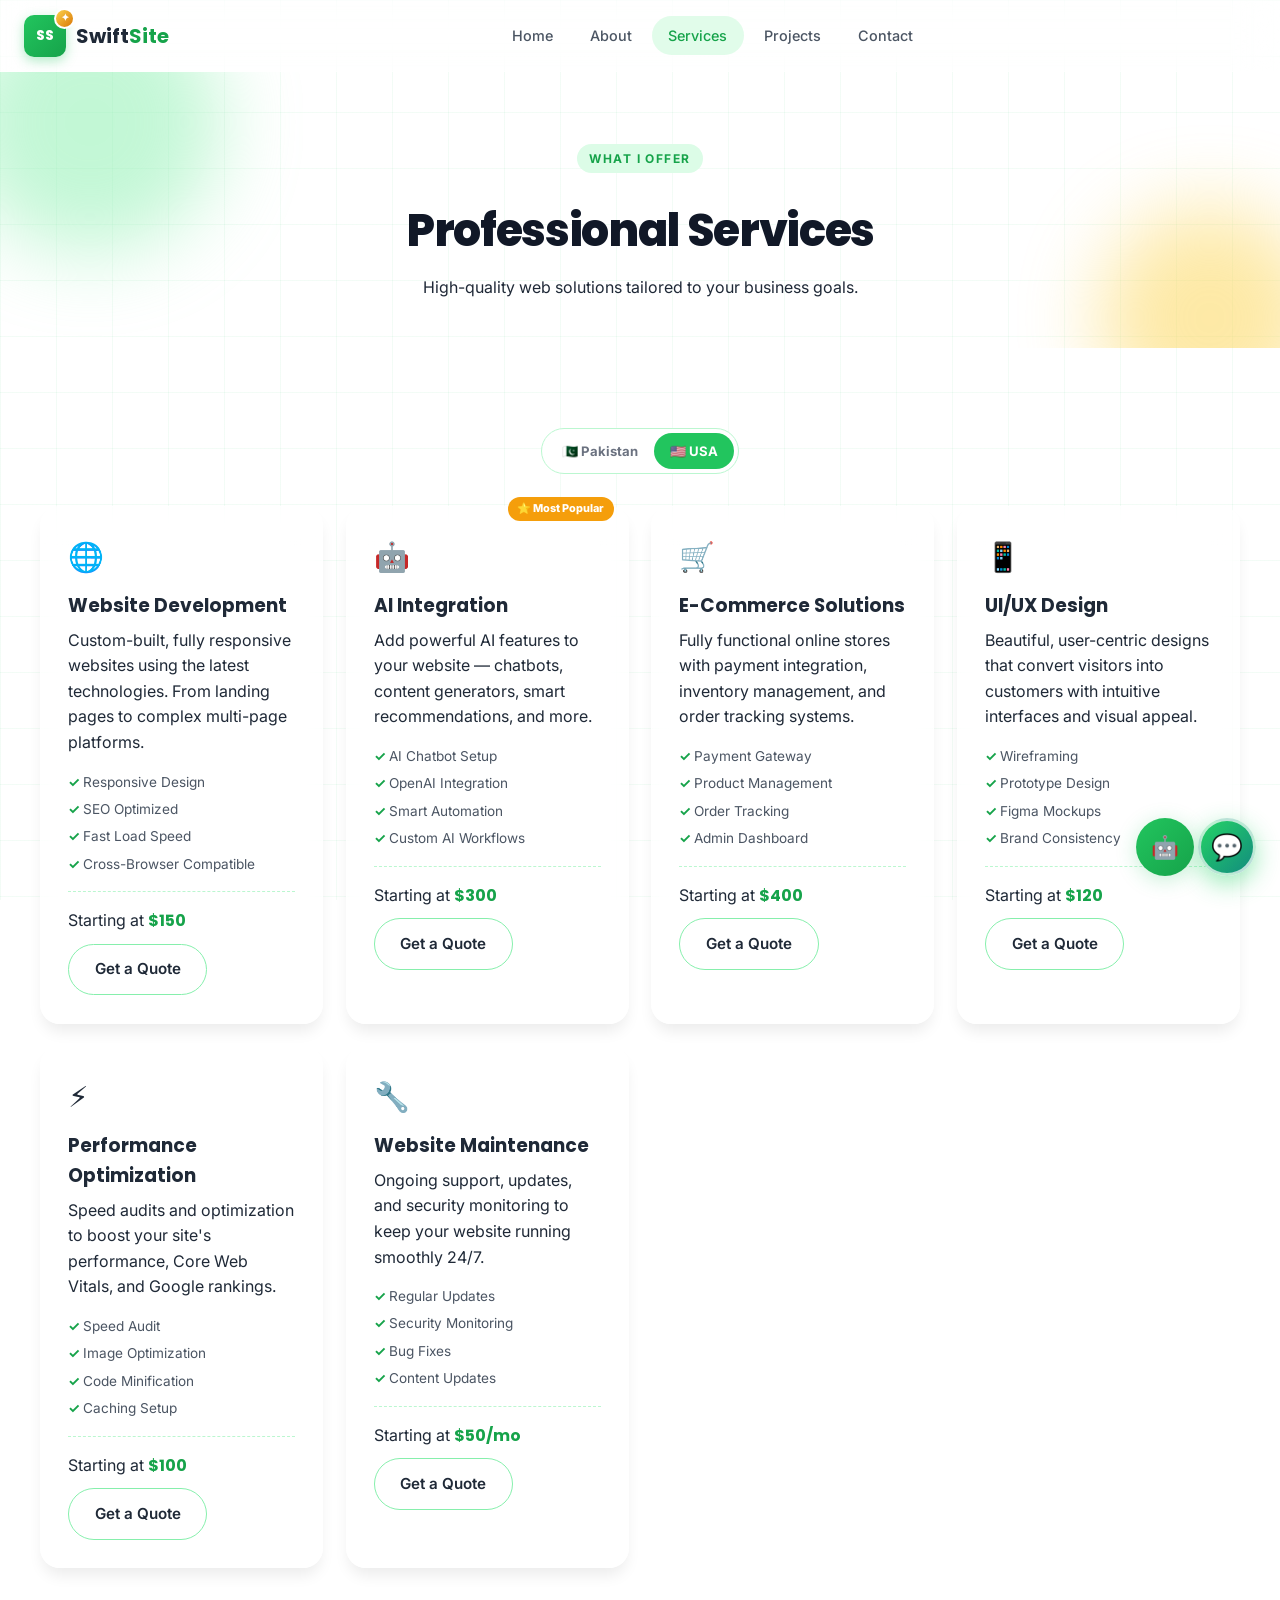
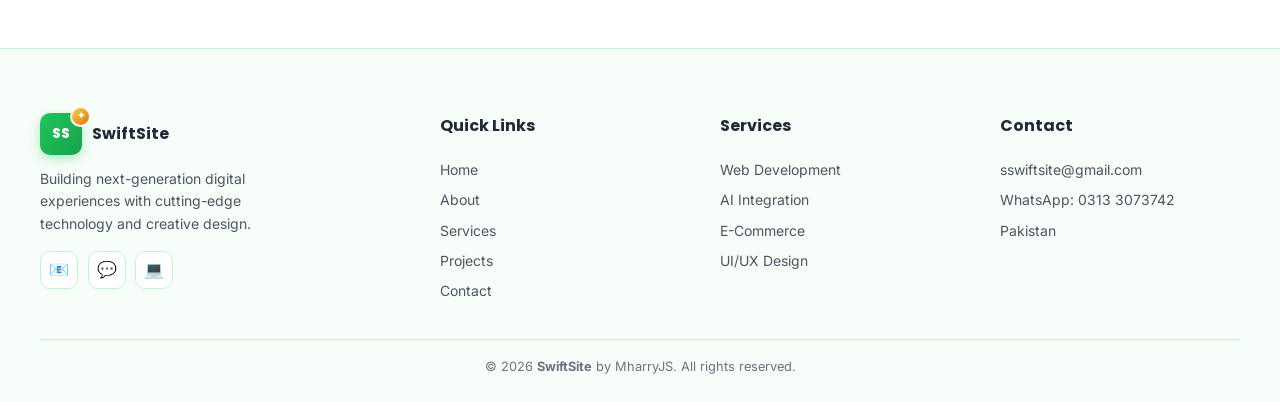
<file: friend-site/services.html>
<!DOCTYPE html>
<html lang="en">
<head>
  <meta charset="UTF-8">
  <meta name="viewport" content="width=device-width, initial-scale=1.0">
  <title>SwiftSite – Services</title>
  <meta name="description" content="Web development, AI integration, e-commerce, UI/UX design, performance optimization and website maintenance by SwiftSite.">
  <link rel="preconnect" href="https://fonts.googleapis.com">
  <link rel="preconnect" href="https://fonts.gstatic.com" crossorigin>
  <link href="https://fonts.googleapis.com/css2?family=Inter:wght@400;500;600;700;800&family=Poppins:wght@600;700;800&display=swap" rel="stylesheet">
  <link rel="stylesheet" href="style.css">
</head>
<body data-page="services">
  <div class="bg-grid"></div>
  <div class="loader" id="loader"><div class="loader-inner"><div class="loader-logo">SS</div><div class="loader-bar"><div class="loader-fill"></div></div></div></div>

  <nav class="navbar" id="navbar">
    <div class="nav-container">
      <a class="nav-logo" href="index.html">
        <span class="logo-icon"><img data-logo alt=""><span class="logo-txt">SS</span><span class="logo-badge">✦</span></span>
        <span class="logo-text" data-t="brand">Swift<span>Site</span></span>
      </a>
      <div class="nav-links">
        <a class="nav-link" data-page="home" href="index.html">Home</a>
        <a class="nav-link" data-page="about" href="about.html">About</a>
        <a class="nav-link" data-page="services" href="services.html">Services</a>
        <a class="nav-link" data-page="projects" href="projects.html">Projects</a>
        <a class="nav-link" data-page="contact" href="contact.html">Contact</a>
      </div>
      <div class="nav-right">
        <button class="hamburger" id="hamburger" aria-label="Menu"><span></span><span></span><span></span></button>
      </div>
    </div>
  </nav>
  <div class="mobile-menu" id="mobileMenu">
    <a href="index.html">Home</a><a href="about.html">About</a><a href="services.html">Services</a><a href="projects.html">Projects</a><a href="contact.html">Contact</a>
  </div>

  <main class="main-content">
    <div class="page-hero">
      <div class="page-hero-shape s1"></div><div class="page-hero-shape s2"></div>
      <div class="page-hero-content"><span class="section-tag">What I Offer</span><h1>Professional Services</h1><p>High-quality web solutions tailored to your business goals.</p></div>
    </div>

    <div class="services-wrap">
      <div style="text-align:center">
        <div class="price-switch" id="priceSwitch" role="group" aria-label="Price currency">
          <button type="button" data-cur="pk">🇵🇰 Pakistan</button>
          <button type="button" data-cur="us" class="on">🇺🇸 USA</button>
        </div>
      </div>
      <div class="services-grid">
        <article class="service-card"><div class="ico">🌐</div><h3>Website Development</h3><p>Custom-built, fully responsive websites using the latest technologies. From landing pages to complex multi-page platforms.</p><ul><li>Responsive Design</li><li>SEO Optimized</li><li>Fast Load Speed</li><li>Cross-Browser Compatible</li></ul><div class="price-row"><span data-price="web">Starting at <strong>$150</strong></span><a href="contact.html" class="btn-outline">Get a Quote</a></div></article>
        <article class="service-card popular"><span class="pop">⭐ Most Popular</span><div class="ico">🤖</div><h3>AI Integration</h3><p>Add powerful AI features to your website — chatbots, content generators, smart recommendations, and more.</p><ul><li>AI Chatbot Setup</li><li>OpenAI Integration</li><li>Smart Automation</li><li>Custom AI Workflows</li></ul><div class="price-row"><span data-price="ai">Starting at <strong>$300</strong></span><a href="contact.html" class="btn-outline">Get a Quote</a></div></article>
        <article class="service-card"><div class="ico">🛒</div><h3>E-Commerce Solutions</h3><p>Fully functional online stores with payment integration, inventory management, and order tracking systems.</p><ul><li>Payment Gateway</li><li>Product Management</li><li>Order Tracking</li><li>Admin Dashboard</li></ul><div class="price-row"><span data-price="ecom">Starting at <strong>$400</strong></span><a href="contact.html" class="btn-outline">Get a Quote</a></div></article>
        <article class="service-card"><div class="ico">📱</div><h3>UI/UX Design</h3><p>Beautiful, user-centric designs that convert visitors into customers with intuitive interfaces and visual appeal.</p><ul><li>Wireframing</li><li>Prototype Design</li><li>Figma Mockups</li><li>Brand Consistency</li></ul><div class="price-row"><span data-price="ui">Starting at <strong>$120</strong></span><a href="contact.html" class="btn-outline">Get a Quote</a></div></article>
        <article class="service-card"><div class="ico">⚡</div><h3>Performance Optimization</h3><p>Speed audits and optimization to boost your site's performance, Core Web Vitals, and Google rankings.</p><ul><li>Speed Audit</li><li>Image Optimization</li><li>Code Minification</li><li>Caching Setup</li></ul><div class="price-row"><span data-price="perf">Starting at <strong>$100</strong></span><a href="contact.html" class="btn-outline">Get a Quote</a></div></article>
        <article class="service-card"><div class="ico">🔧</div><h3>Website Maintenance</h3><p>Ongoing support, updates, and security monitoring to keep your website running smoothly 24/7.</p><ul><li>Regular Updates</li><li>Security Monitoring</li><li>Bug Fixes</li><li>Content Updates</li></ul><div class="price-row"><span data-price="maint" data-suffix="/mo">Starting at <strong>$50/mo</strong></span><a href="contact.html" class="btn-outline">Get a Quote</a></div></article>
      </div>
    </div>
  </main>

  <footer class="footer">
    <div class="footer-container">
      <div class="footer-grid">
        <div class="footer-brand">
          <div class="footer-logo"><span class="logo-icon"><img data-logo alt=""><span class="logo-txt">SS</span><span class="logo-badge">✦</span></span><span data-t="brand">SwiftSite</span></div>
          <p>Building next-generation digital experiences with cutting-edge technology and creative design.</p>
          <div class="footer-social">
            <a data-href="email" href="mailto:sswiftsite@gmail.com" title="Email">📧</a>
            <a data-href="whatsapp" href="https://wa.me/923133073742" target="_blank" rel="noopener" title="WhatsApp">💬</a>
            <a data-href="github" href="https://github.com/Mharryjs" target="_blank" rel="noopener" title="GitHub">💻</a>
            <a data-href="instagram" href="#" target="_blank" rel="noopener" title="Instagram" style="display:none">📸</a>
            <a data-href="linkedin" href="#" target="_blank" rel="noopener" title="LinkedIn" style="display:none">💼</a>
          </div>
        </div>
        <div class="footer-links-col"><h4>Quick Links</h4><a href="index.html">Home</a><a href="about.html">About</a><a href="services.html">Services</a><a href="projects.html">Projects</a><a href="contact.html">Contact</a></div>
        <div class="footer-links-col"><h4>Services</h4><a href="services.html">Web Development</a><a href="services.html">AI Integration</a><a href="services.html">E-Commerce</a><a href="services.html">UI/UX Design</a></div>
        <div class="footer-links-col"><h4>Contact</h4>
          <a data-href="email" href="mailto:sswiftsite@gmail.com" data-t="email">sswiftsite@gmail.com</a>
          <a data-href="whatsapp" href="https://wa.me/923133073742" target="_blank" rel="noopener">WhatsApp: <span data-t="phone">0313 3073742</span></a>
          <a href="contact.html" data-t="location">Pakistan</a>
        </div>
      </div>
      <div class="footer-bottom"><p>© 2026 <strong data-t="brand">SwiftSite</strong> by MharryJS. All rights reserved.</p></div>
    </div>
  </footer>

  <a class="whatsapp-float" data-href="whatsappChat" href="https://wa.me/923133073742?text=Hi%20Mharry!%20I%20found%20your%20portfolio%20and%20would%20like%20to%20discuss%20a%20project." target="_blank" rel="noopener" title="Chat on WhatsApp">💬</a>
  <div class="toast" id="toast"></div>
  <script src="script.js"></script>
</body>
</html>
</file>
<file: friend-site/style.css>
/* SwiftSite Portfolio – friend site (separate from luxury SwiftSite)
   White + light green + gold. Home/About photo is never replaced by us. */
:root{
  --green:#22c55e;--green-light:#86efac;--green-dark:#16a34a;--green-xlight:#dcfce7;--green-bg:#f0fdf4;
  --gold:#f59e0b;--gold-light:#fcd34d;--gold-dark:#d97706;
  --white:#fff;--off:#f8fafc;
  --g50:#f9fafb;--g100:#f3f4f6;--g200:#e5e7eb;--g300:#d1d5db;--g400:#9ca3af;--g500:#6b7280;--g600:#4b5563;--g700:#374151;--g800:#1f2937;--g900:#111827;
  --glass:rgba(255,255,255,.5);--glass-b:rgba(255,255,255,.7);--glass-g:rgba(240,253,244,.55);
  --sh:0 10px 15px -3px rgba(0,0,0,.08);--shg:0 4px 20px rgba(34,197,94,.25);
  --r:12px;--rl:20px;--rx:28px;--full:9999px;--nav:72px;
  --t:.3s cubic-bezier(.4,0,.2,1);
  --fs:'Inter',system-ui,sans-serif;--fh:'Poppins','Inter',sans-serif;
}
*,*::before,*::after{box-sizing:border-box;margin:0;padding:0}
html{scroll-behavior:smooth}
body{font-family:var(--fs);color:var(--g800);line-height:1.6;min-height:100vh;display:flex;flex-direction:column;overflow-x:hidden;
  background:#f8fafc radial-gradient(at 12% 8%,rgba(34,197,94,.16),transparent 50%),radial-gradient(at 88% 12%,rgba(134,239,172,.2),transparent 48%),radial-gradient(at 85% 85%,rgba(245,158,11,.13),transparent 46%)}
.bg-grid{position:fixed;inset:0;z-index:-1;pointer-events:none;background-image:linear-gradient(to right,rgba(34,197,94,.055) 1px,transparent 1px),linear-gradient(to bottom,rgba(34,197,94,.055) 1px,transparent 1px);background-size:56px 56px}
img{max-width:100%;display:block}a{text-decoration:none;color:inherit}button{cursor:pointer;border:0;background:none;font:inherit}
::selection{background:var(--green-light)}
.loader{position:fixed;inset:0;z-index:9999;display:grid;place-items:center;background:rgba(255,255,255,.9);backdrop-filter:blur(14px);transition:.5s}
.loader.hidden{opacity:0;visibility:hidden;pointer-events:none}
.loader-logo{font-family:var(--fh);font-size:2.4rem;font-weight:800;color:var(--green);margin-bottom:1rem}
.loader-bar{width:200px;height:4px;background:#e5e7eb;border-radius:99px;overflow:hidden}
.loader-fill{height:100%;width:0;background:linear-gradient(90deg,var(--green-light),var(--green-dark));animation:load 1.6s ease forwards}
@keyframes load{to{width:100%}}

.navbar{position:fixed;inset:0 0 auto;z-index:1000;height:var(--nav);background:rgba(255,255,255,.42);backdrop-filter:blur(20px);border-bottom:1px solid rgba(255,255,255,.55);transition:var(--t)}
.navbar.scrolled{background:rgba(255,255,255,.78);box-shadow:0 10px 30px rgba(15,23,42,.07)}
.nav-container{max-width:1280px;margin:0 auto;padding:0 1.5rem;height:100%;display:flex;align-items:center;justify-content:space-between;gap:1rem}
.nav-logo{display:flex;align-items:center;gap:.6rem;font-family:var(--fh);font-weight:700;font-size:1.25rem}
.logo-icon{width:42px;height:42px;border-radius:10px;display:grid;place-items:center;font-weight:800;font-size:.85rem;color:#fff;background:linear-gradient(135deg,var(--green),var(--green-dark));box-shadow:0 4px 12px rgba(34,197,94,.35);position:relative;overflow:hidden}
.logo-icon img{width:100%;height:100%;object-fit:cover}
.logo-badge{position:absolute;top:-7px;right:-9px;width:21px;height:21px;border-radius:50%;background:linear-gradient(135deg,var(--gold-light),var(--gold-dark));color:#fff;font-size:.65rem;display:grid;place-items:center;border:2px solid #fff;animation:spinb 3s ease-in-out infinite}
@keyframes spinb{50%{transform:rotate(8deg) scale(1.12)}}
.logo-text span{color:var(--green-dark)}
.nav-links{display:flex;gap:.2rem;flex:1;justify-content:center}
.nav-link{padding:.5rem 1.05rem;border-radius:99px;font-size:.9rem;font-weight:500;color:var(--g600);transition:var(--t)}
.nav-link:hover,.nav-link.active{background:rgba(220,252,231,.85);color:var(--green-dark)}
.nav-right{display:flex;align-items:center;gap:.6rem}
.btn-admin{display:inline-flex;align-items:center;gap:.4rem;padding:.5rem 1rem;border-radius:99px;font-size:.82rem;font-weight:700;border:1.5px solid var(--green);color:var(--green-dark);background:#fff}
.btn-admin:hover,.btn-admin.active{background:var(--green);color:#fff}
.hamburger{display:none;flex-direction:column;gap:5px;width:40px;height:40px;align-items:center;justify-content:center}
.hamburger span{display:block;width:20px;height:2px;background:var(--g800);transition:.3s}
.hamburger.open span:nth-child(1){transform:translateY(7px) rotate(45deg)}.hamburger.open span:nth-child(2){opacity:0}.hamburger.open span:nth-child(3){transform:translateY(-7px) rotate(-45deg)}
.mobile-menu{position:fixed;inset:var(--nav) 0 auto;z-index:999;background:rgba(255,255,255,.96);backdrop-filter:blur(16px);display:none;flex-direction:column;padding:1rem 1.25rem 1.5rem;border-bottom:1px solid #dcfce7}
.mobile-menu.open{display:flex}
.mobile-menu a{display:flex;align-items:center;gap:.8rem;padding:.85rem .4rem;font-weight:600;border-bottom:1px dashed #d1fae5}
.m-icon{width:22px;height:22px;color:var(--green-dark)}

.main-content{flex:1;padding-top:var(--nav)}
.btn-primary,.btn-outline,.btn-gold{display:inline-flex;align-items:center;gap:.4rem;padding:.8rem 1.6rem;border-radius:99px;font-weight:600;font-size:.95rem;transition:var(--t)}
.btn-primary{background:linear-gradient(135deg,var(--green),var(--green-dark));color:#fff;box-shadow:var(--shg)}
.btn-primary:hover{transform:translateY(-2px)}
.btn-outline{border:1.5px solid #86efac;background:rgba(255,255,255,.7)}
.btn-outline:hover{background:var(--green);color:#fff}
.btn-gold{background:linear-gradient(135deg,var(--gold-light),var(--gold-dark));color:#fff}
.section-header{text-align:center;max-width:640px;margin:0 auto 2.5rem}
.section-tag{display:inline-block;font-size:.75rem;font-weight:700;letter-spacing:.12em;text-transform:uppercase;color:var(--green-dark);background:#dcfce7;padding:.3rem .8rem;border-radius:99px;margin-bottom:.8rem}
.section-header h2,.page-hero h1{font-family:var(--fh);font-weight:800;letter-spacing:-.03em;color:var(--g900)}
.highlight{color:var(--green-dark)}
.section-cta{text-align:center;margin-top:2rem}

.hero{position:relative;min-height:calc(100vh - var(--nav));padding:3.5rem 1.5rem 3rem;overflow:hidden;display:flex;flex-direction:column;justify-content:center}
.hero-content{max-width:1200px;margin:0 auto;display:grid;grid-template-columns:1.05fr .95fr;gap:3rem;align-items:center;width:100%;position:relative;z-index:2}
.hero-badge{display:inline-flex;align-items:center;gap:.5rem;background:#fff;border:1px solid #bbf7d0;padding:.35rem .9rem;border-radius:99px;font-size:.8rem;font-weight:600;color:var(--green-dark);margin-bottom:1.1rem}
.badge-dot{width:8px;height:8px;border-radius:50%;background:var(--green);box-shadow:0 0 0 4px rgba(34,197,94,.25);animation:pulse 2s infinite}
@keyframes pulse{70%{box-shadow:0 0 0 8px transparent}}
.hero-title{font-family:var(--fh);font-size:clamp(2rem,5vw,3.4rem);line-height:1.15;font-weight:800;margin-bottom:1rem}
.hero-name{display:inline-block;background:linear-gradient(90deg,var(--green-dark),var(--gold),var(--gold-dark),var(--green-dark));background-size:250% auto;-webkit-background-clip:text;background-clip:text;color:transparent;animation:shine 4s linear infinite}
@keyframes shine{to{background-position:250% center}}
.hero-desc{color:var(--g500);max-width:46ch;margin-bottom:1.5rem}
.hero-actions{display:flex;flex-wrap:wrap;gap:.8rem;margin-bottom:1.8rem}
.hero-stats{display:flex;align-items:center;gap:1.4rem}
.stat-num{display:block;font-family:var(--fh);font-size:1.6rem;font-weight:800;color:var(--g900)}
.stat-label{font-size:.78rem;color:var(--g500)}
.stat-divider{width:1px;height:36px;background:#d1d5db}
.hero-image-wrap{position:relative;max-width:420px;margin:0 auto;aspect-ratio:1}
.image-ring{position:absolute;inset:8%;border-radius:50%;border:1.5px solid rgba(34,197,94,.25)}
.ring-2{inset:0;border-color:rgba(245,158,11,.3);animation:spin 22s linear infinite}
.ring-3{inset:16%;border-color:rgba(34,197,94,.4);animation:spin 18s linear infinite reverse}
@keyframes spin{to{transform:rotate(360deg)}}
.profile-circle{position:absolute;inset:18%;border-radius:50%;overflow:hidden;background:#dcfce7;border:6px solid #fff;box-shadow:0 20px 50px rgba(22,163,74,.25);z-index:2}
.profile-img{width:100%;height:100%;object-fit:cover}
.profile-fallback,.about-img-fallback{display:none;place-items:center;height:100%;font-family:var(--fh);font-size:2.4rem;font-weight:800;color:var(--green-dark)}
.no-img .profile-img,.no-img img{display:none}.no-img .profile-fallback,.no-img .about-img-fallback{display:grid}
.float-badge{position:absolute;z-index:3;background:#fff;border:1px solid #bbf7d0;padding:.4rem .85rem;border-radius:99px;font-size:.78rem;font-weight:700;box-shadow:var(--sh);animation:fb 5s ease-in-out infinite}
.badge-html{top:12%;right:2%}.badge-css{bottom:22%;left:0;animation-delay:-1.5s}.badge-js{top:8%;left:8%;animation-delay:-3s}.badge-react{bottom:8%;right:4%;animation-delay:-.8s}
@keyframes fb{50%{transform:translateY(-8px)}}
.scroll-indicator{position:absolute;bottom:1.4rem;left:50%;transform:translateX(-50%);text-align:center;font-size:.72rem;color:var(--g400);z-index:2}
.scroll-mouse{width:22px;height:34px;border:2px solid #86efac;border-radius:12px;margin:0 auto 6px;position:relative}
.scroll-dot{width:4px;height:8px;background:var(--green);border-radius:4px;position:absolute;left:50%;top:6px;transform:translateX(-50%);animation:sd 1.6s infinite}
@keyframes sd{to{top:16px;opacity:0}}
.shape,.orb,.particle,.cube-scene{position:absolute;pointer-events:none}
.shape{border-radius:30% 70% 70% 30%/30% 30% 70% 70%;background:rgba(134,239,172,.25);filter:blur(2px)}
.shape-1{width:220px;height:220px;top:8%;left:-40px}.shape-2{width:160px;height:160px;bottom:10%;right:6%}
.orb{border-radius:50%;animation:orb 9s ease-in-out infinite}
.orb-1{width:190px;height:190px;top:12%;left:6%;background:radial-gradient(circle at 32% 32%,rgba(134,239,172,.5),transparent 75%)}
.orb-2{width:140px;height:140px;bottom:14%;right:8%;background:radial-gradient(circle at 35% 30%,rgba(252,211,77,.4),transparent 75%);animation-delay:-4s}
@keyframes orb{33%{transform:translate(14px,-28px)}66%{transform:translate(-10px,14px)}}
.features-section,.testimonials-section,.skills-bars-section,.timeline-section,.about-section,.services-wrap,.projects-wrap,.contact-section{padding:5rem 1.5rem}
.features-grid,.services-grid,.projects-grid{max-width:1200px;margin:0 auto;display:grid;grid-template-columns:repeat(auto-fit,minmax(240px,1fr));gap:1.4rem}
.feature-card,.service-card{background:var(--glass);backdrop-filter:blur(16px);border:1px solid var(--glass-b);border-radius:var(--rl);padding:1.7rem;box-shadow:var(--sh);transition:var(--t)}
.feature-card:hover,.service-card:hover{transform:translateY(-6px);box-shadow:0 20px 40px rgba(22,163,74,.12)}
.feature-icon,.service-card .ico{font-size:1.8rem}
.feature-card h3,.service-card h3{font-family:var(--fh);margin:.7rem 0 .4rem}

.page-hero{position:relative;padding:4.5rem 1.5rem 3rem;text-align:center;overflow:hidden}
.page-hero h1{font-size:clamp(1.8rem,4vw,2.8rem);margin:.6rem 0 .5rem}
.page-hero-shape{position:absolute;border-radius:50%;filter:blur(40px);opacity:.5}
.s1{width:260px;height:260px;background:#86efac;top:-80px;left:-40px}.s2{width:220px;height:220px;background:#fcd34d;right:-40px;bottom:-80px}

.about-section{padding-top:2rem}
.about-grid{max-width:1100px;margin:0 auto;display:grid;grid-template-columns:.85fr 1.15fr;gap:3rem;align-items:center}
.about-img-wrap{position:relative;max-width:340px;margin:0 auto}
.about-img-circle{aspect-ratio:1;border-radius:50%;overflow:hidden;border:8px solid #fff;box-shadow:0 20px 40px rgba(22,163,74,.2);background:#dcfce7}
.about-img-circle img{width:100%;height:100%;object-fit:cover}
.about-exp-badge{position:absolute;bottom:12px;left:-10px;background:#fff;border:1px solid #bbf7d0;padding:.7rem 1rem;border-radius:16px;box-shadow:var(--sh);text-align:center}
.about-exp-badge strong{display:block;font-family:var(--fh);font-size:1.4rem;color:var(--green-dark)}
.about-text-col h2{font-family:var(--fh);font-size:2rem;margin-bottom:1rem}
.about-text-col p{color:var(--g600);margin-bottom:.8rem}
.about-info-grid{display:grid;grid-template-columns:1fr 1fr;gap:.8rem;margin:1.4rem 0}
.about-info-item{background:rgba(255,255,255,.7);border:1px solid #dcfce7;border-radius:12px;padding:.7rem .9rem}
.about-info-item span{display:block;font-size:.7rem;color:var(--g400);text-transform:uppercase;letter-spacing:.06em}
.about-actions{display:flex;gap:.8rem;flex-wrap:wrap}
.skills-bars-grid{max-width:900px;margin:0 auto;display:grid;grid-template-columns:1fr 1fr;gap:1.2rem 2rem}
.skill-bar-label{display:flex;justify-content:space-between;font-size:.85rem;font-weight:600;margin-bottom:.35rem}
.skill-bar{height:8px;background:#e5e7eb;border-radius:99px;overflow:hidden}
.skill-bar-fill{height:100%;width:0;background:linear-gradient(90deg,var(--green),var(--green-dark));border-radius:99px;transition:width 1.2s ease}
.timeline{max-width:720px;margin:0 auto;position:relative}
.timeline::before{content:"";position:absolute;left:18px;top:0;bottom:0;width:2px;background:#bbf7d0}
.timeline-item{position:relative;padding:0 0 1.8rem 3.2rem}
.timeline-dot{position:absolute;left:4px;top:4px;width:30px;height:30px;border-radius:50%;background:#fff;border:2px solid var(--green);display:grid;place-items:center;font-size:.85rem}
.timeline-card{background:var(--glass);border:1px solid var(--glass-b);border-radius:16px;padding:1.2rem 1.4rem}
.timeline-date{font-size:.75rem;font-weight:700;color:var(--green-dark)}
.timeline-role{display:block;font-size:.8rem;color:var(--g400);margin-bottom:.4rem}

.service-card ul{list-style:none;margin:1rem 0;display:grid;gap:.35rem;font-size:.85rem;color:var(--g600)}
.service-card ul li::before{content:"✓ ";color:var(--green-dark);font-weight:700}
.price-row{display:flex;justify-content:space-between;align-items:center;margin-top:1rem;padding-top:1rem;border-top:1px dashed #bbf7d0;flex-wrap:wrap;gap:.6rem}
.price-row strong{font-family:var(--fh);color:var(--green-dark)}
.price-switch{display:inline-flex;padding:4px;border-radius:99px;background:#fff;border:1px solid #bbf7d0;margin:0 auto 2rem;gap:0}
.price-switch button{padding:.45rem 1rem;border-radius:99px;font-size:.82rem;font-weight:700;color:var(--g500)}
.price-switch button.on{background:var(--green);color:#fff}
.popular{position:relative}
.popular .pop{position:absolute;top:-10px;right:14px;background:var(--gold);color:#fff;font-size:.68rem;font-weight:800;padding:.2rem .6rem;border-radius:99px}

.projects-toolbar{max-width:1200px;margin:0 auto 1.5rem;display:flex;justify-content:space-between;align-items:center;flex-wrap:wrap;gap:1rem}
.sync-pill{font-size:.78rem;font-weight:700;padding:.4rem .9rem;border-radius:99px;background:#fff;border:1px solid #fde68a;color:#92400e}
.sync-pill.sync-on{border-color:#86efac;color:var(--green-dark);background:#f0fdf4}
.project-filters{display:flex;flex-wrap:wrap;gap:.5rem;justify-content:center;margin-bottom:2rem}
.filter-btn{padding:.45rem 1.1rem;border-radius:99px;font-size:.85rem;font-weight:700;background:#fff;border:1px solid #d1fae5;color:var(--g600)}
.filter-btn.active{background:var(--green);color:#fff;border-color:var(--green)}
.projects-grid{grid-template-columns:repeat(auto-fit,minmax(280px,1fr))}
.project-card{background:rgba(255,255,255,.7);border:1px solid var(--glass-b);border-radius:var(--rl);overflow:hidden;box-shadow:var(--sh);transition:var(--t)}
.project-card:hover{transform:translateY(-6px)}
.project-thumb{height:190px;position:relative;overflow:hidden;display:grid;place-items:center}
.project-thumb img{position:absolute;inset:0;width:100%;height:100%;object-fit:cover;transition:.6s}
.project-card:hover .project-thumb img{transform:scale(1.08)}
.thumb-web{background:linear-gradient(135deg,#dcfce7,#86efac)}
.thumb-ai{background:linear-gradient(135deg,#f0f9ff,#dcfce7)}
.thumb-ecom{background:linear-gradient(135deg,#f0fdf4,#d1fae5)}
.project-cat{position:absolute;top:1rem;left:1rem;background:rgba(255,255,255,.85);font-size:.7rem;font-weight:700;padding:.3rem .8rem;border-radius:99px;z-index:2}
.project-admin-actions{position:absolute;top:.75rem;right:.75rem;display:flex;gap:.4rem;z-index:3}
.btn-edit-proj,.btn-del-proj{width:32px;height:32px;border-radius:50%;background:#fff;box-shadow:var(--sh)}
.project-body{padding:1.4rem}
.project-body h3{font-family:var(--fh);margin-bottom:.4rem}
.project-body p{font-size:.85rem;color:var(--g500);margin-bottom:.9rem}
.project-tech{display:flex;flex-wrap:wrap;gap:.4rem;margin-bottom:1rem}
.tech-tag{font-size:.7rem;font-weight:600;background:#fff;border:1px solid #e5e7eb;padding:.2rem .65rem;border-radius:99px}
.project-links{display:flex;gap:.5rem;flex-wrap:wrap}
.btn-demo,.btn-github{padding:.5rem 1.1rem;border-radius:99px;font-size:.8rem;font-weight:700;color:#fff}
.btn-demo{background:linear-gradient(135deg,var(--green),var(--green-dark))}
.btn-github{background:var(--g900)}
.empty-projects{grid-column:1/-1;text-align:center;color:var(--g400);padding:3rem}

.contact-grid{max-width:1100px;margin:0 auto;display:grid;grid-template-columns:.9fr 1.1fr;gap:2rem}
.contact-info-card,.contact-form-wrap{background:var(--glass);backdrop-filter:blur(16px);border:1px solid var(--glass-b);border-radius:var(--rx);padding:2rem}
.contact-info-item{display:flex;gap:.9rem;padding:.8rem 0;border-bottom:1px dashed #bbf7d0}
.contact-info-icon{width:44px;height:44px;border-radius:12px;background:#fff;display:grid;place-items:center;font-size:1.2rem;flex:none}
.form-row{display:grid;grid-template-columns:1fr 1fr;gap:1rem}
.form-group{margin-bottom:1.1rem}
.form-group label{display:block;font-size:.8rem;font-weight:600;margin-bottom:.35rem}
.form-group input,.form-group select,.form-group textarea{width:100%;padding:.8rem 1rem;border:1.5px solid #e5e7eb;border-radius:var(--r);background:rgba(255,255,255,.7)}
.form-group input:focus,.form-group select:focus,.form-group textarea:focus{border-color:var(--green);outline:none;box-shadow:0 0 0 3px rgba(34,197,94,.12)}
.form-group textarea{min-height:130px;resize:vertical}
.btn-submit{padding:.85rem 2rem;border-radius:99px;background:linear-gradient(135deg,var(--green),var(--green-dark));color:#fff;font-weight:700}

.footer{background:rgba(240,253,244,.55);backdrop-filter:blur(16px);border-top:1px solid #bbf7d0;padding:4rem 1.5rem 1.5rem;margin-top:auto}
.footer-container{max-width:1200px;margin:0 auto}
.footer-grid{display:grid;grid-template-columns:1.5fr 1fr 1fr 1fr;gap:2.5rem;margin-bottom:2rem}
.footer-logo{display:flex;align-items:center;gap:.6rem;font-family:var(--fh);font-weight:700;margin-bottom:.8rem}
.footer-brand p{font-size:.875rem;color:var(--g600);max-width:260px}
.footer-social{display:flex;gap:.6rem;margin-top:1rem}
.footer-social a{width:38px;height:38px;border-radius:10px;background:#fff;border:1.5px solid #bbf7d0;display:grid;place-items:center}
.footer-links-col h4{font-family:var(--fh);margin-bottom:1rem}
.footer-links-col a{display:block;font-size:.875rem;color:var(--g600);padding:.25rem 0}
.footer-links-col a:hover{color:var(--green-dark)}
.footer-bottom{border-top:1px solid #bbf7d0;padding-top:1.1rem;text-align:center;font-size:.8rem;color:var(--g500)}
.whatsapp-float{position:fixed;bottom:1.5rem;right:1.5rem;z-index:7000;width:58px;height:58px;border-radius:50%;background:linear-gradient(135deg,#25D366,#128C7E);color:#fff;display:grid;place-items:center;font-size:1.6rem;box-shadow:0 8px 25px rgba(37,211,102,.45);border:3px solid rgba(255,255,255,.7)}
.chat-fab{position:fixed;bottom:1.5rem;right:5.4rem;z-index:7000;width:58px;height:58px;border-radius:50%;background:linear-gradient(135deg,var(--green),var(--green-dark));color:#fff;display:grid;place-items:center;font-size:1.4rem;box-shadow:var(--shg)}
.chat{position:fixed;right:1.5rem;bottom:5.6rem;z-index:7100;width:min(360px,calc(100vw - 24px));height:min(520px,70vh);background:rgba(255,255,255,.95);border:1px solid #bbf7d0;border-radius:22px;display:none;flex-direction:column;overflow:hidden;box-shadow:0 25px 50px rgba(0,0,0,.15)}
.chat.open{display:flex}
.chat-head{background:linear-gradient(135deg,var(--green),var(--green-dark));color:#fff;padding:14px 16px;display:flex;justify-content:space-between;align-items:center}
.chat-body{flex:1;overflow:auto;padding:14px;display:flex;flex-direction:column;gap:8px}
.bubble{max-width:86%;padding:10px 12px;border-radius:16px;font-size:.88rem;white-space:pre-line}
.bubble.bot{background:#f0fdf4;align-self:flex-start}.bubble.me{background:var(--green-dark);color:#fff;align-self:flex-end}
.chat-form{display:flex;gap:8px;padding:10px;border-top:1px solid #dcfce7}
.chat-form input{flex:1;padding:10px 12px;border:1px solid #d1fae5;border-radius:99px}
.chat-form button{width:40px;height:40px;border-radius:50%;background:var(--green-dark);color:#fff}
.toast{position:fixed;bottom:1.5rem;left:50%;transform:translate(-50%,20px);background:#111827;color:#fff;padding:.9rem 1.5rem;border-radius:99px;z-index:9000;opacity:0;pointer-events:none;transition:.35s;max-width:90vw;text-align:center;font-size:.88rem}
.toast.show{opacity:1;transform:translate(-50%,0)}
.toast.success{background:#16a34a}.toast.error{background:#dc2626}
.hidden{display:none!important}
.modal-overlay{position:fixed;inset:0;z-index:8000;background:rgba(15,23,42,.45);backdrop-filter:blur(8px);display:flex;align-items:center;justify-content:center;padding:1rem}
.modal-box{background:rgba(255,255,255,.9);backdrop-filter:blur(20px);border-radius:var(--rx);padding:2rem;max-width:540px;width:100%;max-height:92vh;overflow:auto;position:relative}
.modal-close{position:absolute;top:1rem;right:1rem;width:32px;height:32px;border-radius:50%;background:#fff}

/* ADMIN PAGE */
.admin-app{display:grid;grid-template-columns:250px 1fr;min-height:100vh;background:#f5f9f7;font-family:var(--fs)}
.aside{background:#143524;color:#e8f5ee;padding:1.2rem .9rem;display:flex;flex-direction:column}
.aside .brand{display:flex;align-items:center;gap:.7rem;padding:.4rem .5rem 1rem;border-bottom:1px solid rgba(255,255,255,.1);margin-bottom:.8rem}
.aside .brand img,.aside .brand .ss{width:44px;height:44px;border-radius:50%;object-fit:cover;border:2px solid #c6a664;background:#1d3528;display:grid;place-items:center;font:italic 18px Georgia,serif;color:#e6d3a3}
.aside .brand small{display:block;font-size:.65rem;letter-spacing:.16em;opacity:.7}
.aside nav a{display:flex;align-items:center;gap:.65rem;padding:.7rem .8rem;border-radius:12px;font-size:.9rem;font-weight:600;color:#cfe8d8}
.aside nav a:hover,.aside nav a.on{background:rgba(255,255,255,.1);color:#fff}
.aside .back{margin-top:auto;padding:.7rem .8rem;border-radius:12px;border:1px solid rgba(255,255,255,.15);text-align:center;font-weight:600}
.admin-main{display:flex;flex-direction:column;min-width:0}
.admin-top{display:flex;align-items:center;justify-content:space-between;gap:1rem;padding:1rem 1.4rem;background:#fff;border-bottom:1px solid #e5e7eb;flex-wrap:wrap;position:sticky;top:0;z-index:20}
.admin-top h1{font-family:var(--fh);font-size:1.35rem}
.live{display:inline-flex;align-items:center;gap:.4rem;padding:.4rem .9rem;border-radius:99px;background:#ecfdf5;color:#166534;font-size:.8rem;font-weight:700;border:1px solid #86efac}
.live.off{background:#fef3c7;color:#92400e;border-color:#fde68a}
.admin-body{padding:1.4rem;display:none}.admin-body.on{display:block}
.card{background:#fff;border:1px solid #e5e7eb;border-radius:18px;padding:1.4rem;margin-bottom:1.1rem;box-shadow:0 1px 2px rgba(0,0,0,.04)}
.card h2{font-family:var(--fh);font-size:1.05rem;margin-bottom:.4rem}
.hint{font-size:.82rem;color:var(--g500);margin-bottom:1rem}
.grid2{display:grid;grid-template-columns:1fr 1fr;gap:1rem}.grid4{display:grid;grid-template-columns:repeat(4,1fr);gap:1rem}
label.l{display:block;font-size:.78rem;font-weight:700;margin-bottom:.3rem;color:var(--g600)}
input.i,textarea.i,select.i{width:100%;padding:.7rem .85rem;border:1.5px solid #e5e7eb;border-radius:12px;background:#fafafa;font:inherit}
input.i:focus,textarea.i:focus,select.i:focus{border-color:var(--green);background:#fff;outline:none}
.row-btns{display:flex;gap:.6rem;flex-wrap:wrap;align-items:center}
.btn-g{padding:.65rem 1.1rem;border-radius:99px;background:var(--green);color:#fff;font-weight:700}
.btn-r{padding:.65rem 1.1rem;border-radius:99px;background:#dc2626;color:#fff;font-weight:700}
.btn-y{padding:.65rem 1.15rem;border-radius:12px;background:linear-gradient(135deg,#fbbf24,#d97706);color:#fff;font-weight:700}
.btn-w{padding:.6rem 1rem;border-radius:99px;border:1.5px solid #86efac;font-weight:700;background:#fff;color:var(--green-dark)}
.logo-prev{width:88px;height:88px;border-radius:18px;border:2px dashed #d1d5db;object-fit:cover;background:#f0fdf4}
.dash-grid{display:grid;grid-template-columns:repeat(auto-fit,minmax(180px,1fr));gap:1rem}
.dash-card{background:#fff;border:1px solid #e5e7eb;border-radius:16px;padding:1.1rem}
.dash-card b{display:block;font-family:var(--fh);font-size:1.4rem}
.lock-screen{min-height:100vh;display:grid;place-items:center;background:linear-gradient(160deg,#143524,#1d3528);padding:1.2rem}
.lock-card{width:min(430px,100%);background:#fffdf8;border:1px solid #e6d3a3;border-radius:28px;padding:2.2rem;text-align:center;position:relative}
.lock-card h2{font-family:var(--fh);margin:.4rem 0}
.pw{position:relative;margin:10px 0}
.pw input{width:100%;padding:14px 48px 14px 16px;border:1px solid #e6d3a3;border-radius:14px}
.pw .eye{position:absolute;right:8px;top:50%;transform:translateY(-50%);width:36px;height:36px}
.lock-msg{min-height:22px;font-size:.88rem;font-weight:700;margin:6px 0;text-align:left}
.lock-msg.bad{color:#a2412f;background:#fef2f2;padding:10px;border-radius:10px}
.lock-msg.good{color:#166534;background:#ecfdf5;padding:10px;border-radius:10px;text-align:center}
.a-faq{display:grid;grid-template-columns:1fr 2fr auto;gap:8px;margin-bottom:8px}
.bar-bot{position:sticky;bottom:0;display:flex;justify-content:space-between;align-items:center;gap:1rem;padding:1rem 1.4rem;background:#fff;border-top:1px solid #e5e7eb;flex-wrap:wrap}

@media(max-width:1024px){
  .hero-content,.about-grid,.contact-grid{grid-template-columns:1fr;text-align:center}
  .hero-text,.about-text-col{display:flex;flex-direction:column;align-items:center}
  .nav-links{display:none}.hamburger{display:flex}
  .footer-grid{grid-template-columns:1fr 1fr}
  .admin-app{grid-template-columns:1fr}
  .aside{flex-direction:row;flex-wrap:wrap;gap:.4rem}
  .aside nav{display:flex;flex-wrap:wrap;gap:.3rem}
  .grid4,.grid2,.skills-bars-grid,.a-faq{grid-template-columns:1fr}
}
@media(max-width:768px){
  .hero-image-wrap{max-width:280px}.footer-grid{grid-template-columns:1fr}
  .form-row,.about-info-grid{grid-template-columns:1fr}
  .whatsapp-float{right:1rem;bottom:1rem}.chat-fab{right:4.6rem;bottom:1rem}
}

/* ===== SET FROM ADMIN: logo image, project emoji, chat ===== */
.logo-icon{overflow:visible}
.logo-icon img{display:none;width:100%;height:100%;object-fit:contain;border-radius:inherit}
.logo-icon.has-img{background:#fff}
.logo-icon.has-img img{display:block}
.logo-icon.has-img .logo-txt{display:none}
.p-emoji{font-size:2.8rem}
.chat-head button{color:#fff;font-size:1.3rem;line-height:1}
.bubble a{color:var(--green-dark);font-weight:600;text-decoration:underline}
.contact-socials{display:flex;gap:.6rem;margin-top:1.2rem}
.contact-socials a{width:42px;height:42px;border-radius:10px;background:#fff;border:1.5px solid #bbf7d0;display:grid;place-items:center}

.page-hero-content{position:relative;z-index:1}
.contact-info-card h3,.contact-form-wrap h3{font-family:var(--fh);font-size:1.2rem;margin-bottom:.8rem}
.contact-info-card>p{font-size:.88rem;color:var(--g500);margin-bottom:.6rem}
.contact-info-item span{display:block;font-size:.72rem;color:var(--g400);text-transform:uppercase;letter-spacing:.05em}
.contact-info-item a,.contact-info-item strong{font-size:.92rem;font-weight:600;color:var(--g800)}
.form-group label span{color:#dc2626}

/* ===== ADMIN PANEL: lock, image fields, projects, prices ===== */
.lock-badge{width:70px;height:70px;margin:0 auto 14px;border-radius:50%;display:grid;place-items:center;font:italic 28px Georgia,serif;color:#e6d3a3;background:#1d3528;border:1.5px solid #c6a664}
.lock-step{font-size:.72rem;letter-spacing:.2em;color:#7f9a7d;font-weight:700}
.lock-sub{color:#5f6f64;margin-bottom:16px}
label.btn-g,label.btn-w{cursor:pointer;display:inline-block}
.thumb{width:110px;height:110px;flex:none;border-radius:18px;border:2px dashed #d1d5db;background:#f0fdf4 center/cover no-repeat;display:grid;place-items:center;font-size:1.6rem}
.thumb.round{border-radius:50%}
.thumb.contain{background-size:contain}
.thumb.empty::after{content:"🖼"}
.img-field{display:flex;gap:1.1rem;align-items:flex-start;flex-wrap:wrap}
.img-field .col{flex:1;min-width:220px}
.img-field .state{font-size:.78rem;color:var(--g500);margin:.55rem 0}
.dash-imgs{display:flex;gap:1.6rem;flex-wrap:wrap}
.dash-imgs figure{text-align:center;font-size:.8rem;font-weight:600;color:var(--g600)}
.dash-imgs .thumb{width:86px;height:86px;margin:0 auto .5rem}
.dash-imgs .btn-w{margin-top:.45rem;padding:.3rem .8rem;font-size:.75rem}
.proj-head{display:flex;gap:1rem;align-items:center;flex-wrap:wrap}
.proj .thumb{width:104px;height:68px;border-radius:10px}
.card label.l{margin-top:.7rem}
.price-line{display:grid;grid-template-columns:1.4fr 1fr 1fr auto;gap:.6rem;align-items:center;margin-bottom:.5rem;font-size:.88rem;font-weight:600}
.price-line .btn-r{padding:.5rem .7rem}
.price-head{margin-top:1rem;color:var(--g500);font-size:.74rem;letter-spacing:.08em;text-transform:uppercase}
.live[data-state="offline"]{cursor:pointer}
.aside-foot{margin-top:auto;display:grid;gap:.5rem}
.aside-foot .back{margin-top:0;color:#e8f5ee;width:100%;display:block}
.lock-card .home-link{display:inline-block;margin-top:1rem;font-size:.82rem;color:#5f6f64;text-decoration:underline}
@media(max-width:1024px){
  .aside-foot{margin-top:0;display:flex}
  .price-head{display:none}
  .price-line{grid-template-columns:1fr 1fr auto}
  .price-line span{grid-column:1/-1}
}
</file>
